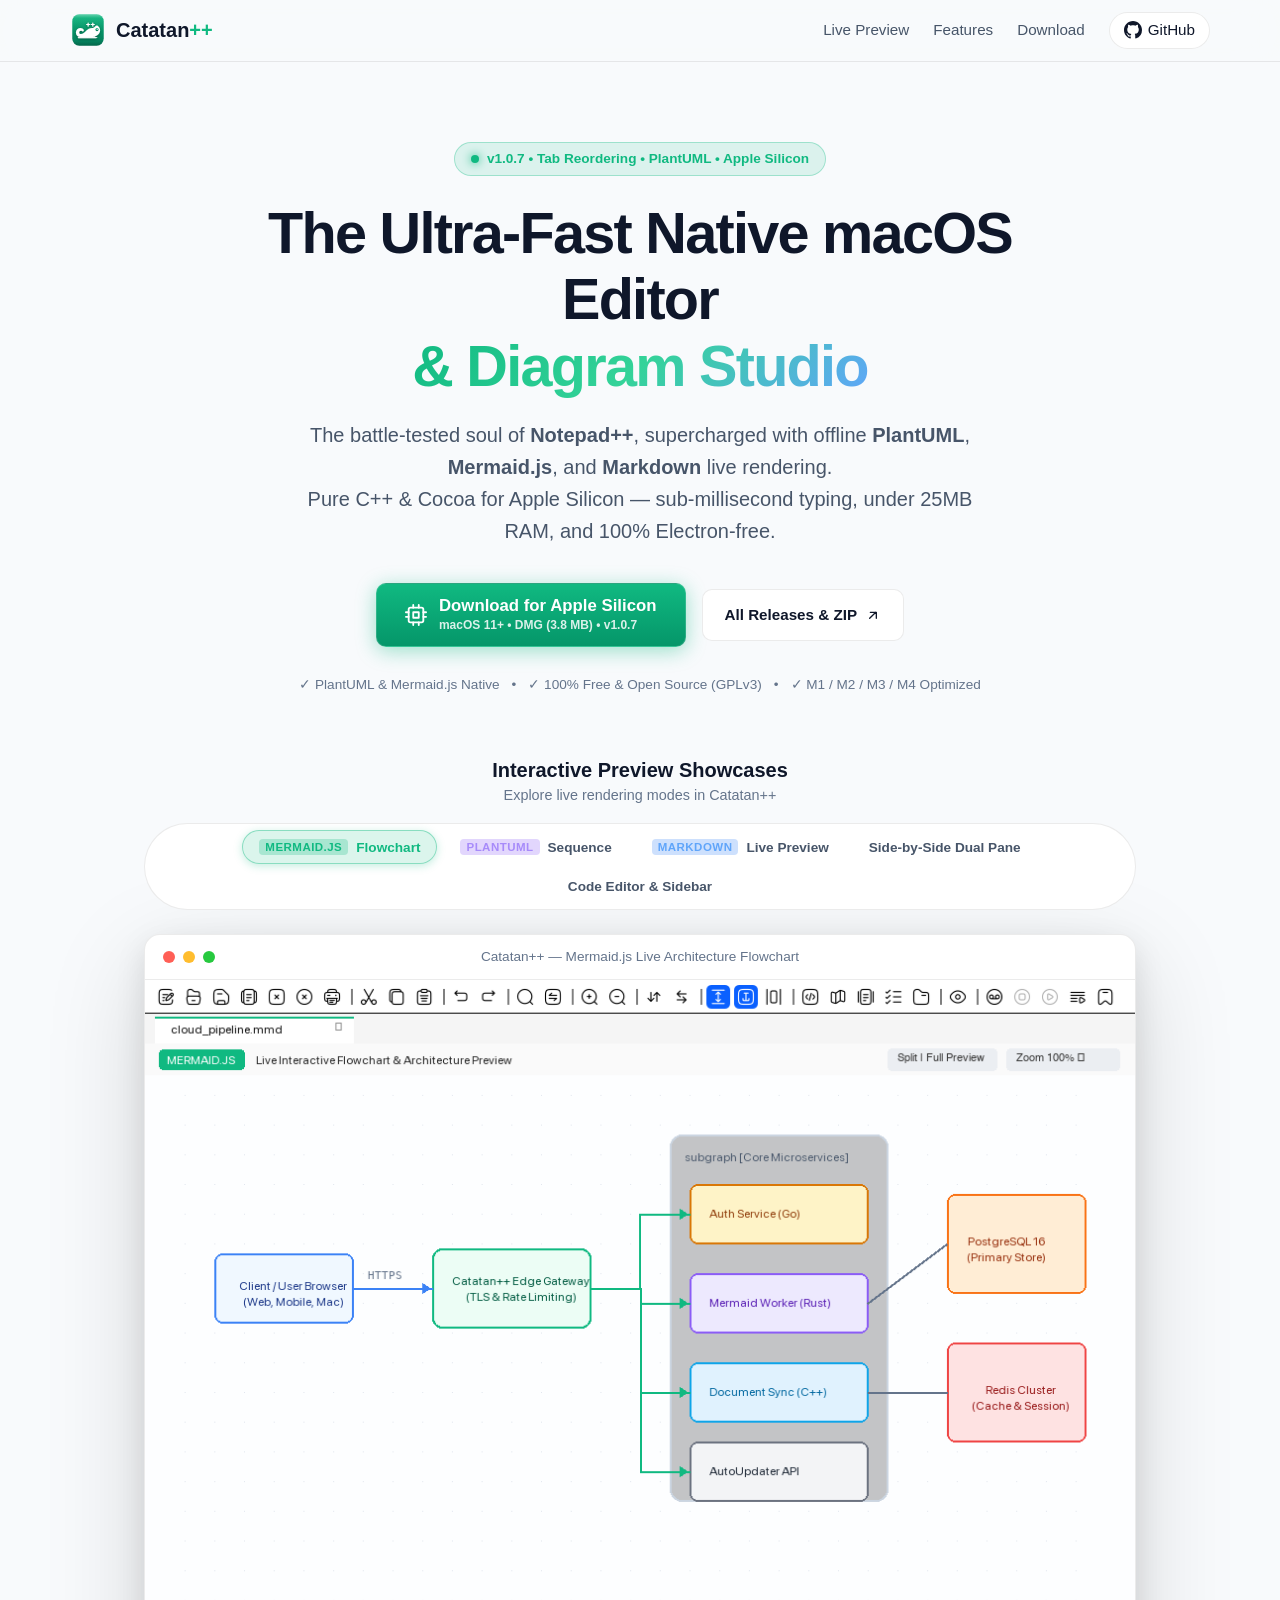
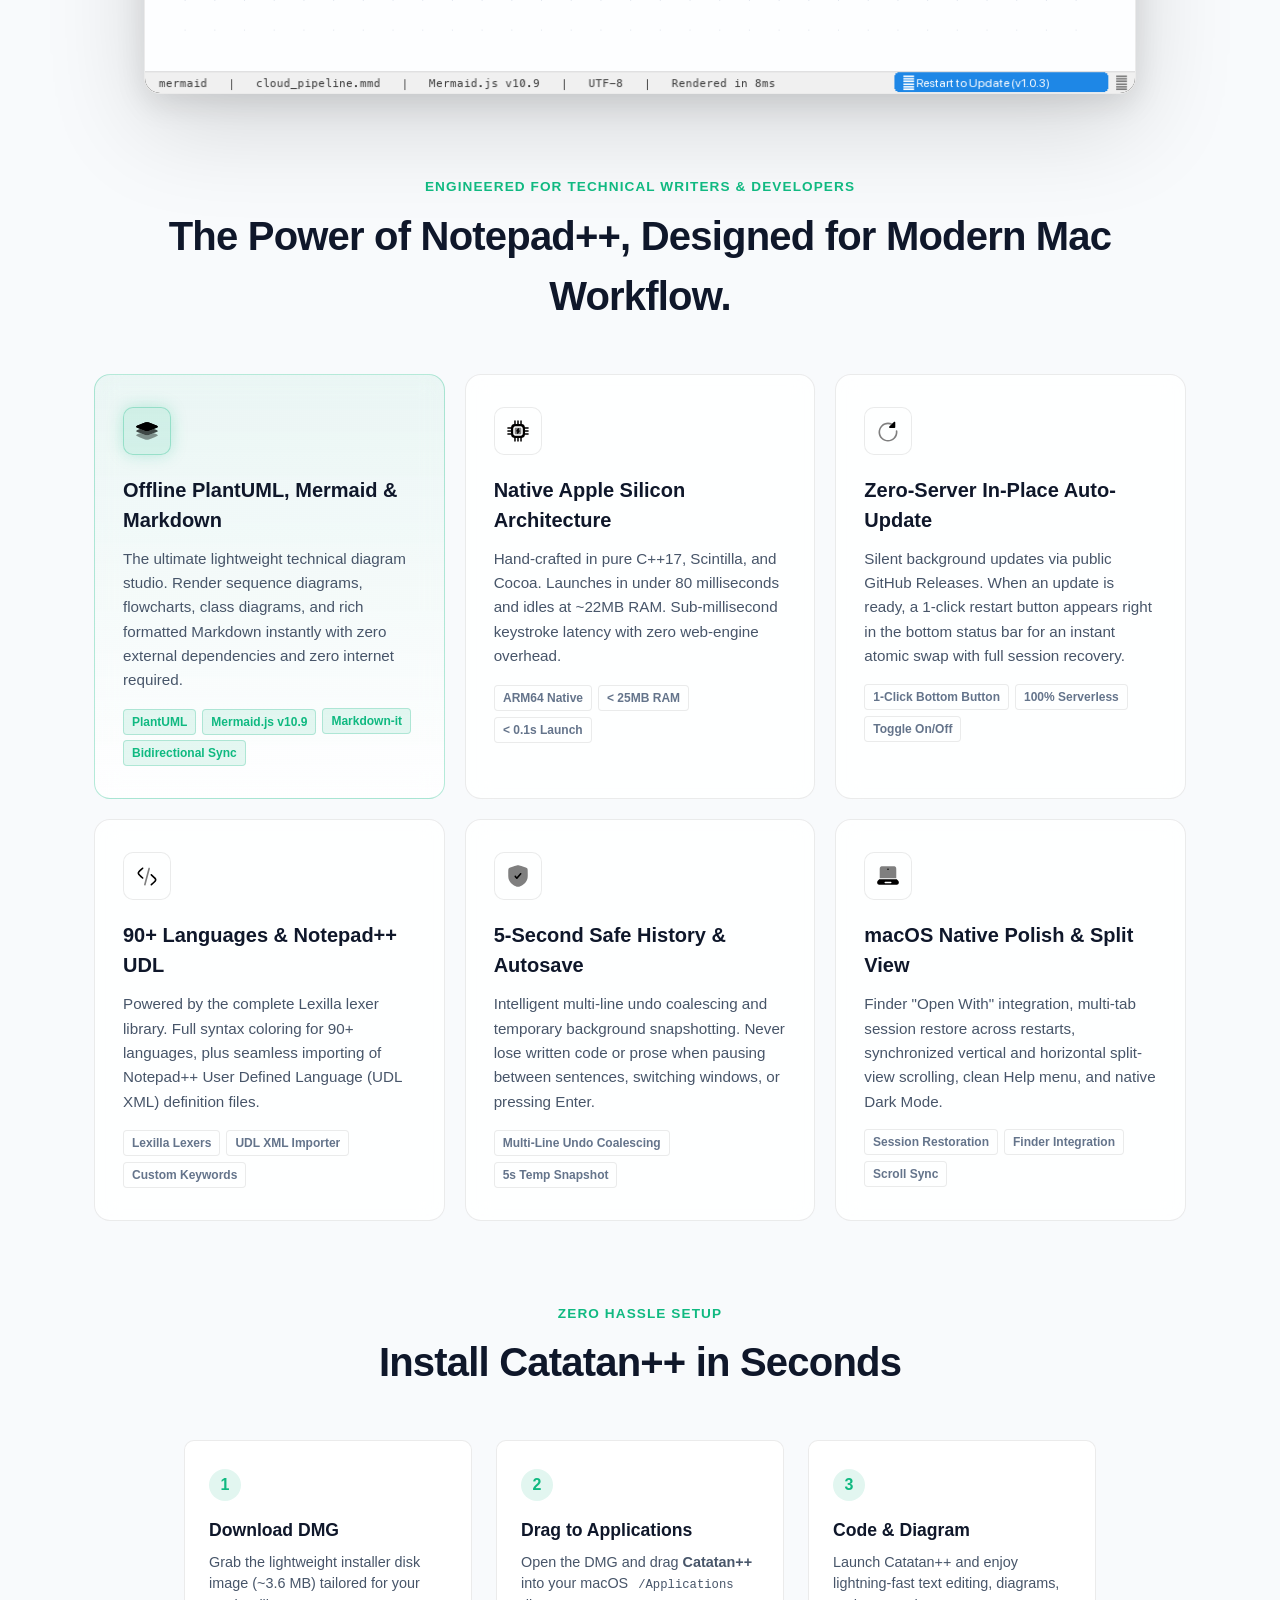
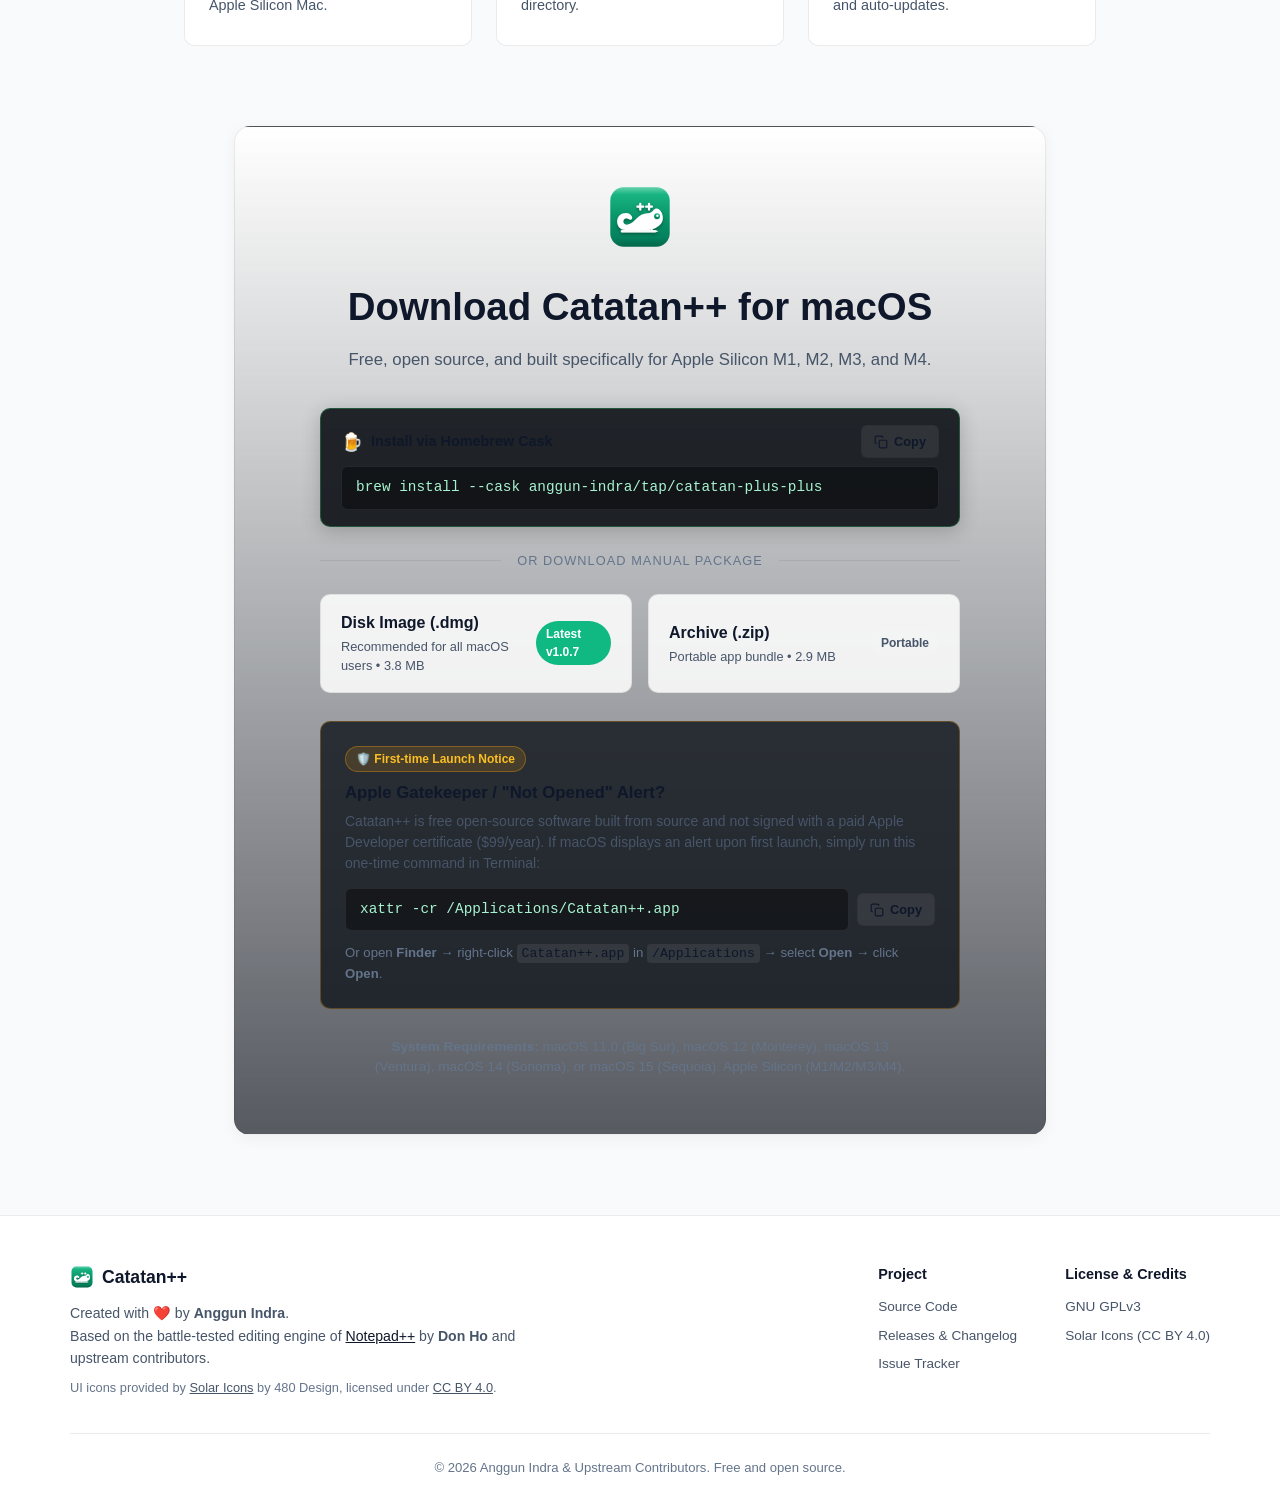
<file: docs/index.html>
<!DOCTYPE html>
<html lang="en">
<head>
  <meta charset="UTF-8">
  <meta name="viewport" content="width=device-width, initial-scale=1.0">
  <title>Catatan++ — Ultra-Fast Native macOS Editor & Diagram Studio (PlantUML, Mermaid, Markdown)</title>
  <meta name="description" content="Ultra-fast Notepad++ port for Apple Silicon with built-in offline PlantUML, Mermaid.js, and Markdown live preview. Sub-millisecond typing, zero Electron bloat, and 1-click in-place updates.">
  <meta property="og:title" content="Catatan++ — Native macOS Editor & Diagram Studio">
  <meta property="og:description" content="PlantUML, Mermaid.js & Markdown Live Preview powered by pure C++ & Cocoa for Apple Silicon. Zero Electron, under 25MB RAM.">
  <meta property="og:type" content="website">
  <meta property="og:url" content="https://anggun-indra.github.io/catatan-plus-plus/">
  <meta property="og:image" content="https://anggun-indra.github.io/catatan-plus-plus/assets/shot-mermaid.png">
  <link rel="icon" type="image/svg+xml" href="assets/logo.svg">
  <link rel="stylesheet" href="style.css">
</head>
<body>
  <!-- Header / Navigation -->
  <header class="navbar">
    <div class="nav-container">
      <a href="#" class="brand">
        <img src="assets/logo.svg" alt="Catatan++ Logo" class="brand-logo" width="36" height="36">
        <span class="brand-text">Catatan<span class="accent-plus">++</span></span>
      </a>
      <nav class="nav-links">
        <a href="#showcase">Live Preview</a>
        <a href="#features">Features</a>
        <a href="#download">Download</a>
        <a href="https://github.com/anggun-indra/catatan-plus-plus" target="_blank" rel="noopener noreferrer" class="github-link">
          <svg class="gh-icon" viewBox="0 0 16 16" width="18" height="18" fill="currentColor" aria-hidden="true">
            <path d="M8 0C3.58 0 0 3.58 0 8c0 3.54 2.29 6.53 5.47 7.59.4.07.55-.17.55-.38 0-.19-.01-.82-.01-1.49-2.01.37-2.53-.49-2.69-.94-.09-.23-.48-.94-.82-1.13-.28-.15-.68-.52-.01-.53.63-.01 1.08.58 1.23.82.72 1.21 1.87.87 2.33.66.07-.52.28-.87.51-1.07-1.78-.2-3.64-.89-3.64-3.95 0-.87.31-1.59.82-2.15-.08-.2-.36-1.02.08-2.12 0 0 .67-.21 2.2.82.64-.18 1.32-.27 2-.27.68 0 1.36.09 2 .27 1.53-1.04 2.2-.82 2.2-.82.44 1.1.16 1.92.08 2.12.51.56.82 1.27.82 2.15 0 3.07-1.87 3.75-3.65 3.95.29.25.54.73.54 1.48 0 1.07-.01 1.93-.01 2.2 0 .21.15.46.55.38A8.013 8.013 0 0016 8c0-4.42-3.58-8-8-8z"/>
          </svg>
          <span>GitHub</span>
        </a>
      </nav>
    </div>
  </header>

  <!-- Hero Section -->
  <main>
    <section class="hero-section">
      <div class="hero-badge" id="releaseBadge">
        <span class="badge-dot"></span>
        <span id="versionText">v1.0.7 • Tab Reordering • PlantUML • Apple Silicon</span>
      </div>
      <h1 class="hero-title">
        The Ultra-Fast Native macOS Editor<br>
        <span class="gradient-text">&amp; Diagram Studio</span>
      </h1>
      <p class="hero-subtitle">
        The battle-tested soul of <strong>Notepad++</strong>, supercharged with offline <strong>PlantUML</strong>, <strong>Mermaid.js</strong>, and <strong>Markdown</strong> live rendering.<br class="hide-mobile">
        Pure C++ &amp; Cocoa for Apple Silicon — sub-millisecond typing, under 25MB RAM, and 100% Electron-free.
      </p>

      <div class="cta-group">
        <a href="https://github.com/anggun-indra/catatan-plus-plus/releases/latest" id="primaryDownloadBtn" class="btn-primary">
          <svg class="apple-chip-icon" viewBox="0 0 24 24" width="22" height="22" fill="none" stroke="currentColor" stroke-width="2" stroke-linecap="round" stroke-linejoin="round">
            <rect x="4" y="4" width="16" height="16" rx="2"/>
            <rect x="9" y="9" width="6" height="6"/>
            <path d="M9 1v3M15 1v3M9 20v3M15 20v3M20 9h3M20 14h3M1 9h3M1 14h3"/>
          </svg>
          <div class="btn-text-wrap">
            <span class="btn-main-label">Download for Apple Silicon</span>
            <span class="btn-sub-label" id="dmgSubLabel">macOS 11+ • DMG (3.8 MB) • v1.0.7</span>
          </div>
        </a>
        <a href="https://github.com/anggun-indra/catatan-plus-plus/releases" class="btn-secondary">
          <span>All Releases &amp; ZIP</span>
          <svg viewBox="0 0 24 24" width="16" height="16" fill="none" stroke="currentColor" stroke-width="2" stroke-linecap="round" stroke-linejoin="round">
            <path d="M7 17l9.2-9.2M17 17V8H8"/>
          </svg>
        </a>
      </div>

      <div class="hero-meta">
        <span>✓ PlantUML &amp; Mermaid.js Native</span>
        <span>•</span>
        <span>✓ 100% Free &amp; Open Source (GPLv3)</span>
        <span>•</span>
        <span>✓ M1 / M2 / M3 / M4 Optimized</span>
      </div>
    </section>

    <!-- Showcase Window Section (5 Screenshots, Diagramming First!) -->
    <section class="showcase-section" id="showcase">
      <div class="showcase-header">
        <div class="showcase-nav-title">
          <h3>Interactive Preview Showcases</h3>
          <p>Explore live rendering modes in Catatan++</p>
        </div>
        <div class="showcase-tabs">
          <button class="tab-btn active" data-target="shot-mermaid.png" data-title="Catatan++ — Mermaid.js Live Architecture Flowchart">
            <span class="tab-pill pill-mermaid">Mermaid.js</span> Flowchart
          </button>
          <button class="tab-btn" data-target="shot-plantuml.png" data-title="Catatan++ — PlantUML Protocol Sequence Diagram">
            <span class="tab-pill pill-plantuml">PlantUML</span> Sequence
          </button>
          <button class="tab-btn" data-target="shot-markdown.png" data-title="Catatan++ — Rich Markdown Preview with Tables & Syntax">
            <span class="tab-pill pill-markdown">Markdown</span> Live Preview
          </button>
          <button class="tab-btn" data-target="shot-split.png" data-title="Catatan++ — Side-by-Side Dual Pane Editor & Live Preview">
            Side-by-Side Dual Pane
          </button>
          <button class="tab-btn" data-target="shot-editor.png" data-title="Catatan++ — Scintilla C++ Code Editor & Function List Sidebar">
            Code Editor &amp; Sidebar
          </button>
        </div>
      </div>

      <div class="window-mockup">
        <div class="window-titlebar">
          <div class="window-traffic-lights">
            <span class="light red"></span>
            <span class="light yellow"></span>
            <span class="light green"></span>
          </div>
          <div class="window-title" id="windowTitleText">Catatan++ — Mermaid.js Live Architecture Flowchart</div>
          <div class="window-spacer"></div>
        </div>
        <div class="window-viewport">
          <img id="showcaseImg" src="assets/shot-mermaid.png" alt="Catatan++ Live Preview" class="showcase-image" loading="eager">
        </div>
      </div>
    </section>

    <!-- Features Section (Bento Grid with Solar Icons) -->
    <section class="features-section" id="features">
      <div class="section-heading">
        <span class="section-tag">Engineered for Technical Writers &amp; Developers</span>
        <h2 class="section-title">The Power of Notepad++, Designed for Modern Mac Workflow.</h2>
      </div>

      <div class="bento-grid">
        <!-- Feature 1: Live Diagram & Preview (KILLER FEATURE) -->
        <div class="bento-card card-highlight">
          <div class="solar-icon-wrap accent-emerald">
            <img src="assets/icons/layers.svg" alt="Diagram Studio" class="solar-icon" width="28" height="28">
          </div>
          <h3>Offline PlantUML, Mermaid &amp; Markdown</h3>
          <p>The ultimate lightweight technical diagram studio. Render sequence diagrams, flowcharts, class diagrams, and rich formatted Markdown instantly with zero external dependencies and zero internet required.</p>
          <div class="feature-tags">
            <span class="feature-tag">PlantUML</span>
            <span class="feature-tag">Mermaid.js v10.9</span>
            <span class="feature-tag">Markdown-it</span>
            <span class="feature-tag">Bidirectional Sync</span>
          </div>
        </div>

        <!-- Feature 2: Apple Silicon Speed -->
        <div class="bento-card">
          <div class="solar-icon-wrap">
            <img src="assets/icons/cpu-bolt.svg" alt="Apple Silicon Speed" class="solar-icon" width="28" height="28">
          </div>
          <h3>Native Apple Silicon Architecture</h3>
          <p>Hand-crafted in pure C++17, Scintilla, and Cocoa. Launches in under 80 milliseconds and idles at ~22MB RAM. Sub-millisecond keystroke latency with zero web-engine overhead.</p>
          <div class="feature-tags">
            <span class="feature-tag">ARM64 Native</span>
            <span class="feature-tag">&lt; 25MB RAM</span>
            <span class="feature-tag">&lt; 0.1s Launch</span>
          </div>
        </div>

        <!-- Feature 3: In-Place Auto-Update -->
        <div class="bento-card">
          <div class="solar-icon-wrap">
            <img src="assets/icons/restart.svg" alt="Auto-Updater" class="solar-icon" width="28" height="28">
          </div>
          <h3>Zero-Server In-Place Auto-Update</h3>
          <p>Silent background updates via public GitHub Releases. When an update is ready, a 1-click restart button appears right in the bottom status bar for an instant atomic swap with full session recovery.</p>
          <div class="feature-tags">
            <span class="feature-tag">1-Click Bottom Button</span>
            <span class="feature-tag">100% Serverless</span>
            <span class="feature-tag">Toggle On/Off</span>
          </div>
        </div>

        <!-- Feature 4: 90+ Languages & UDL -->
        <div class="bento-card">
          <div class="solar-icon-wrap">
            <img src="assets/icons/code.svg" alt="Languages and Lexilla" class="solar-icon" width="28" height="28">
          </div>
          <h3>90+ Languages &amp; Notepad++ UDL</h3>
          <p>Powered by the complete Lexilla lexer library. Full syntax coloring for 90+ languages, plus seamless importing of Notepad++ User Defined Language (UDL XML) definition files.</p>
          <div class="feature-tags">
            <span class="feature-tag">Lexilla Lexers</span>
            <span class="feature-tag">UDL XML Importer</span>
            <span class="feature-tag">Custom Keywords</span>
          </div>
        </div>

        <!-- Feature 5: Safe History & Autosave -->
        <div class="bento-card">
          <div class="solar-icon-wrap">
            <img src="assets/icons/shield-check.svg" alt="Safe History" class="solar-icon" width="28" height="28">
          </div>
          <h3>5-Second Safe History &amp; Autosave</h3>
          <p>Intelligent multi-line undo coalescing and temporary background snapshotting. Never lose written code or prose when pausing between sentences, switching windows, or pressing Enter.</p>
          <div class="feature-tags">
            <span class="feature-tag">Multi-Line Undo Coalescing</span>
            <span class="feature-tag">5s Temp Snapshot</span>
          </div>
        </div>

        <!-- Feature 6: macOS Native Polish -->
        <div class="bento-card">
          <div class="solar-icon-wrap">
            <img src="assets/icons/laptop.svg" alt="macOS Polish" class="solar-icon" width="28" height="28">
          </div>
          <h3>macOS Native Polish &amp; Split View</h3>
          <p>Finder "Open With" integration, multi-tab session restore across restarts, synchronized vertical and horizontal split-view scrolling, clean Help menu, and native Dark Mode.</p>
          <div class="feature-tags">
            <span class="feature-tag">Session Restoration</span>
            <span class="feature-tag">Finder Integration</span>
            <span class="feature-tag">Scroll Sync</span>
          </div>
        </div>
      </div>
    </section>

    <!-- Quick Install Guide -->
    <section class="install-section">
      <div class="section-heading">
        <span class="section-tag">Zero Hassle Setup</span>
        <h2 class="section-title">Install Catatan++ in Seconds</h2>
      </div>
      <div class="steps-grid">
        <div class="step-card">
          <span class="step-num">1</span>
          <h4>Download DMG</h4>
          <p>Grab the lightweight installer disk image (~3.6 MB) tailored for your Apple Silicon Mac.</p>
        </div>
        <div class="step-card">
          <span class="step-num">2</span>
          <h4>Drag to Applications</h4>
          <p>Open the DMG and drag <strong>Catatan++</strong> into your macOS <code>/Applications</code> directory.</p>
        </div>
        <div class="step-card">
          <span class="step-num">3</span>
          <h4>Code &amp; Diagram</h4>
          <p>Launch Catatan++ and enjoy lightning-fast text editing, diagrams, and auto-updates.</p>
        </div>
      </div>
    </section>

    <!-- Download Matrix Section -->
    <section class="download-section" id="download">
      <div class="download-card">
        <img src="assets/logo.svg" alt="Catatan++ Mascot" class="download-mascot" width="68" height="68">
        <h2>Download Catatan++ for macOS</h2>
        <p>Free, open source, and built specifically for Apple Silicon M1, M2, M3, and M4.</p>

        <!-- Homebrew Installation Option -->
        <div class="brew-install-box">
          <div class="brew-header">
            <span class="brew-label">
              <span class="brew-icon">🍺</span>
              <span>Install via Homebrew Cask</span>
            </span>
            <button class="copy-cmd-btn" id="copyBrewBtn" aria-label="Copy brew command">
              <svg width="14" height="14" viewBox="0 0 24 24" fill="none" stroke="currentColor" stroke-width="2"><rect x="9" y="9" width="13" height="13" rx="2" ry="2"></rect><path d="M5 15H4a2 2 0 0 1-2-2V4a2 2 0 0 1 2-2h9a2 2 0 0 1 2 2v1"></path></svg>
              <span>Copy</span>
            </button>
          </div>
          <code class="brew-code">brew install --cask anggun-indra/tap/catatan-plus-plus</code>
        </div>
        
        <div class="download-divider">
          <span>or download manual package</span>
        </div>

        <div class="download-options">
          <a href="https://github.com/anggun-indra/catatan-plus-plus/releases/latest" id="matrixDmgBtn" class="download-btn-card">
            <div class="btn-card-left">
              <span class="btn-card-title">Disk Image (.dmg)</span>
              <span class="btn-card-desc">Recommended for all macOS users • 3.8 MB</span>
            </div>
            <span class="btn-badge">Latest v1.0.7</span>
          </a>

          <a href="https://github.com/anggun-indra/catatan-plus-plus/releases/latest" id="matrixZipBtn" class="download-btn-card secondary">
            <div class="btn-card-left">
              <span class="btn-card-title">Archive (.zip)</span>
              <span class="btn-card-desc">Portable app bundle • 2.9 MB</span>
            </div>
            <span class="btn-badge secondary">Portable</span>
          </a>
        </div>

        <!-- macOS Gatekeeper Notice -->
        <div class="gatekeeper-card">
          <div class="gatekeeper-header">
            <div class="gatekeeper-badge">🛡️ First-time Launch Notice</div>
            <h4>Apple Gatekeeper / "Not Opened" Alert?</h4>
            <p>Catatan++ is free open-source software built from source and not signed with a paid Apple Developer certificate ($99/year). If macOS displays an alert upon first launch, simply run this one-time command in Terminal:</p>
          </div>
          <div class="gatekeeper-cmd-wrap">
            <code class="gatekeeper-code">xattr -cr /Applications/Catatan++.app</code>
            <button class="copy-cmd-btn" id="copyXattrBtn" aria-label="Copy xattr command">
              <svg width="14" height="14" viewBox="0 0 24 24" fill="none" stroke="currentColor" stroke-width="2"><rect x="9" y="9" width="13" height="13" rx="2" ry="2"></rect><path d="M5 15H4a2 2 0 0 1-2-2V4a2 2 0 0 1 2-2h9a2 2 0 0 1 2 2v1"></path></svg>
              <span>Copy</span>
            </button>
          </div>
          <div class="gatekeeper-alt">
            <span>Or open <strong>Finder</strong> &rarr; right-click <code>Catatan++.app</code> in <code>/Applications</code> &rarr; select <strong>Open</strong> &rarr; click <strong>Open</strong>.</span>
          </div>
        </div>

        <div class="download-system-req">
          <strong>System Requirements:</strong> macOS 11.0 (Big Sur), macOS 12 (Monterey), macOS 13 (Ventura), macOS 14 (Sonoma), or macOS 15 (Sequoia). Apple Silicon (M1/M2/M3/M4).
        </div>
      </div>
    </section>
  </main>

  <!-- Footer -->
  <footer class="footer">
    <div class="footer-container">
      <div class="footer-left">
        <div class="footer-brand">
          <img src="assets/logo.svg" alt="Catatan++" width="24" height="24">
          <span>Catatan++</span>
        </div>
        <p class="footer-credits">
          Created with ❤️ by <strong>Anggun Indra</strong>.<br>
          Based on the battle-tested editing engine of <a href="https://notepad-plus-plus.org/" target="_blank" rel="noopener">Notepad++</a> by <strong>Don Ho</strong> and upstream contributors.
        </p>
        <p class="footer-solar-credit">
          UI icons provided by <a href="https://solar-icons.dev" target="_blank" rel="noopener">Solar Icons</a> by 480 Design, licensed under <a href="https://creativecommons.org/licenses/by/4.0/" target="_blank" rel="noopener">CC BY 4.0</a>.
        </p>
      </div>
      <div class="footer-right">
        <div class="footer-col">
          <h5>Project</h5>
          <a href="https://github.com/anggun-indra/catatan-plus-plus" target="_blank" rel="noopener">Source Code</a>
          <a href="https://github.com/anggun-indra/catatan-plus-plus/releases" target="_blank" rel="noopener">Releases &amp; Changelog</a>
          <a href="https://github.com/anggun-indra/catatan-plus-plus/issues" target="_blank" rel="noopener">Issue Tracker</a>
        </div>
        <div class="footer-col">
          <h5>License &amp; Credits</h5>
          <a href="https://github.com/anggun-indra/catatan-plus-plus/blob/main/LICENSE" target="_blank" rel="noopener">GNU GPLv3</a>
          <a href="https://solar-icons.dev" target="_blank" rel="noopener">Solar Icons (CC BY 4.0)</a>
        </div>
      </div>
    </div>
    <div class="footer-bottom">
      <p>© 2026 Anggun Indra &amp; Upstream Contributors. Free and open source.</p>
    </div>
  </footer>

  <script src="script.js"></script>
</body>
</html>
</file>
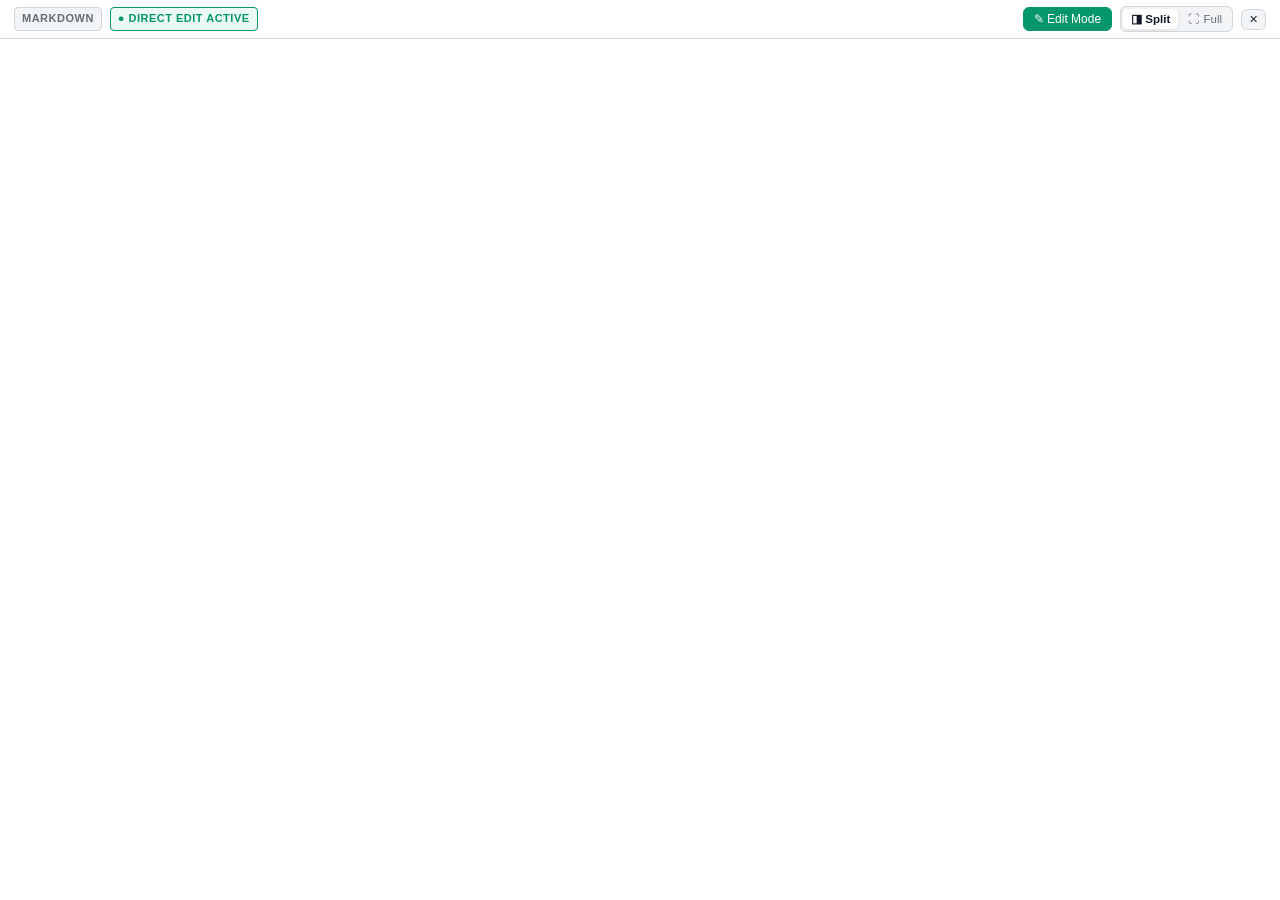
<file: macport/resources/preview/preview.html>
<!DOCTYPE html>
<html lang="en">
<head>
  <meta charset="UTF-8">
  <meta name="viewport" content="width=device-width, initial-scale=1.0">
  <title>Catatan++ Previewer</title>
  <script src="marked.min.js"></script>
  <script src="mermaid.min.js"></script>
  <script src="turndown.js"></script>
  <style>
    :root {
      --bg: #ffffff;
      --fg: #1f2328;
      --border: #d0d7de;
      --code-bg: #f6f8fa;
      --accent: #059669;
      --accent-hover: #047857;
      --link: #0969da;
      --blockquote: #656d76;
      --bar-bg: rgba(255, 255, 255, 0.88);
      --btn-bg: #f3f4f6;
      --btn-hover: #e5e7eb;
      --seg-active-bg: #ffffff;
      --seg-active-fg: #111827;
      --shadow: 0 4px 12px rgba(0, 0, 0, 0.08);
    }
    @media (prefers-color-scheme: dark) {
      :root {
        --bg: #1e1e1e;
        --fg: #e6edf3;
        --border: #30363d;
        --code-bg: #161b22;
        --accent: #10b981;
        --accent-hover: #34d399;
        --link: #58a6ff;
        --blockquote: #8b949e;
        --bar-bg: rgba(30, 30, 30, 0.88);
        --btn-bg: #2d333b;
        --btn-hover: #373e47;
        --seg-active-bg: #444c56;
        --seg-active-fg: #f0f6fc;
        --shadow: 0 4px 12px rgba(0, 0, 0, 0.35);
      }
    }
    * {
      box-sizing: border-box;
    }
    html, body {
      width: 100%;
      height: 100%;
      margin: 0;
      padding: 0;
    }
    body {
      font-family: -apple-system, BlinkMacSystemFont, "Segoe UI", "Noto Sans", Helvetica, Arial, sans-serif;
      font-size: 14px;
      line-height: 1.6;
      color: var(--fg);
      background-color: var(--bg);
      word-wrap: break-word;
      transition: background-color 0.2s, color 0.2s;
      overflow-x: hidden;
      overflow-y: auto;
    }

    /* Floating Top Navigation Toolbar */
    .top-bar {
      position: sticky;
      top: 0;
      left: 0;
      right: 0;
      z-index: 100;
      display: flex;
      align-items: center;
      justify-content: space-between;
      padding: 6px 14px;
      background: var(--bar-bg);
      backdrop-filter: blur(16px);
      -webkit-backdrop-filter: blur(16px);
      border-bottom: 1px solid var(--border);
      gap: 10px;
      user-select: none;
    }
    .bar-group-left {
      display: flex;
      align-items: center;
      gap: 8px;
    }
    .bar-group-right {
      display: flex;
      align-items: center;
      gap: 8px;
    }
    .badge {
      display: inline-flex;
      align-items: center;
      font-size: 11px;
      font-weight: 600;
      text-transform: uppercase;
      letter-spacing: 0.5px;
      padding: 2px 7px;
      border-radius: 4px;
      background: var(--btn-bg);
      border: 1px solid var(--border);
      color: var(--blockquote);
    }
    .badge-edit {
      color: var(--accent);
      border-color: var(--accent);
      background: rgba(16, 185, 129, 0.08);
      cursor: pointer;
    }

    .btn {
      appearance: none;
      border: 1px solid var(--border);
      background: var(--btn-bg);
      color: var(--fg);
      padding: 4px 10px;
      border-radius: 6px;
      font-size: 12px;
      font-weight: 500;
      cursor: pointer;
      display: inline-flex;
      align-items: center;
      gap: 5px;
      transition: all 0.15s ease;
      white-space: nowrap;
    }
    .btn:hover {
      background: var(--btn-hover);
    }
    .btn:active {
      transform: scale(0.97);
    }
    .btn.active {
      background: var(--accent);
      color: #ffffff;
      border-color: var(--accent);
    }

    /* Segmented Control (VS Code style view switch) */
    .segmented-control {
      display: inline-flex;
      align-items: center;
      background: var(--btn-bg);
      border: 1px solid var(--border);
      border-radius: 6px;
      padding: 2px;
      gap: 2px;
    }
    .seg-btn {
      border: none;
      background: transparent;
      color: var(--blockquote);
      padding: 3px 8px;
      border-radius: 4px;
      font-size: 11.5px;
      font-weight: 500;
      cursor: pointer;
      display: inline-flex;
      align-items: center;
      gap: 4px;
      transition: all 0.15s ease;
    }
    .seg-btn:hover {
      color: var(--fg);
    }
    .seg-btn.active {
      background: var(--seg-active-bg);
      color: var(--seg-active-fg);
      font-weight: 600;
      box-shadow: 0 1px 3px rgba(0,0,0,0.1);
    }

    .btn-close {
      padding: 4px 7px;
      font-size: 11px;
      line-height: 1;
      border-radius: 6px;
    }

    /* Document Container */
    #content-wrapper {
      padding: 20px 24px 80px 24px;
      width: 100%;
      min-height: calc(100% - 44px);
      box-sizing: border-box;
      max-width: 980px;
      margin: 0 auto;
    }

    #content {
      min-height: 200px;
      outline: none;
    }
    #content[contenteditable="true"] {
      cursor: text;
      border-radius: 6px;
      transition: outline 0.15s ease;
    }
    #content[contenteditable="true"]:focus {
      outline: 2px solid rgba(16, 185, 129, 0.35);
      outline-offset: 4px;
    }

    h1, h2, h3, h4, h5, h6 {
      margin-top: 24px;
      margin-bottom: 16px;
      font-weight: 600;
      line-height: 1.25;
      border-bottom: 1px solid var(--border);
      padding-bottom: 0.3em;
    }
    h1 { font-size: 2em; }
    h2 { font-size: 1.5em; }
    h3 { font-size: 1.25em; }
    p, ul, ol, dl, table, pre { margin-top: 0; margin-bottom: 16px; }
    a { color: var(--link); text-decoration: none; }
    a:hover { text-decoration: underline; }
    code {
      padding: 0.2em 0.4em;
      margin: 0;
      font-size: 85%;
      background-color: var(--code-bg);
      border-radius: 6px;
      font-family: ui-monospace, SFMono-Regular, SF Mono, Menlo, Consolas, Liberation Mono, monospace;
    }
    pre {
      padding: 16px;
      overflow: auto;
      font-size: 85%;
      line-height: 1.45;
      background-color: var(--code-bg);
      border-radius: 6px;
      border: 1px solid var(--border);
    }
    pre code { padding: 0; background-color: transparent; }
    blockquote {
      padding: 0 1em;
      color: var(--blockquote);
      border-left: 0.25em solid var(--border);
      margin: 0 0 16px 0;
    }
    table {
      border-spacing: 0;
      border-collapse: collapse;
      margin-bottom: 16px;
      width: 100%;
      overflow: auto;
      display: block;
    }
    table th, table td {
      padding: 6px 13px;
      border: 1px solid var(--border);
    }
    table tr:nth-child(2n) {
      background-color: var(--code-bg);
    }
    hr {
      height: 0.25em;
      padding: 0;
      margin: 24px 0;
      background-color: var(--border);
      border: 0;
    }
    img { max-width: 100%; box-sizing: content-box; }

    .diagram-container {
      margin: 20px 0;
      padding: 16px;
      border: 1px solid var(--border);
      border-radius: 8px;
      background-color: var(--code-bg);
      display: flex;
      flex-direction: column;
      align-items: center;
      justify-content: center;
      min-height: 60px;
      user-select: none;
      -webkit-user-select: none;
    }
    .diagram-container svg {
      max-width: 100%;
      height: auto;
    }
    .diagram-error {
      color: #ef4444;
      font-family: monospace;
      font-size: 12px;
      white-space: pre-wrap;
      padding: 8px 12px;
      background: rgba(239, 68, 68, 0.1);
      border-radius: 4px;
      border: 1px solid rgba(239, 68, 68, 0.3);
      width: 100%;
      box-sizing: border-box;
    }
  </style>
</head>
<body>
  <div class="top-bar">
    <div class="bar-group-left">
      <span id="doc-type-badge" class="badge">Markdown</span>
      <span id="edit-badge" class="badge badge-edit" title="Click to toggle in-place editing">● Direct Edit Active</span>
    </div>
    <div class="bar-group-right">
      <button id="btn-toggle-edit" class="btn active" title="Toggle editing directly in the preview">✎ Edit Mode</button>
      <div class="segmented-control">
        <button id="btn-split" class="seg-btn active" title="Side by side split (Editor + Preview)">◨ Split</button>
        <button id="btn-full" class="seg-btn" title="Full window preview">⛶ Full</button>
      </div>
      <button id="btn-close" class="btn btn-close" title="Close Preview">✕</button>
    </div>
  </div>

  <div id="content-wrapper">
    <div id="content" contenteditable="true"></div>
  </div>

  <script>
    // State variables
    let currentDocType = 'markdown';
    let isEditModeActive = true;
    let isUserInputting = false;
    let lastRenderedText = '';
    let renderCounter = 0;
    let debounceTimer = null;

    // Initialize Mermaid
    const isDark = window.matchMedia && window.matchMedia('(prefers-color-scheme: dark)').matches;
    if (window.mermaid) {
      mermaid.initialize({
        startOnLoad: false,
        theme: isDark ? 'dark' : 'default',
        securityLevel: 'loose',
        flowchart: { useMaxWidth: true, htmlLabels: true },
        sequence: { useMaxWidth: true },
        themeVariables: isDark ? {
          darkMode: true,
          background: '#161b22',
          primaryColor: '#059669',
          primaryTextColor: '#ffffff',
          primaryBorderColor: '#10b981',
          lineColor: '#58a6ff'
        } : {
          primaryColor: '#e6fffa',
          primaryTextColor: '#022c22',
          primaryBorderColor: '#059669',
          lineColor: '#0969da'
        }
      });
    }

    // Configure Marked
    if (window.marked) {
      marked.setOptions({
        gfm: true,
        breaks: true,
        headerIds: true,
        mangle: false
      });
    }

    // Configure Turndown for HTML -> Markdown conversion
    let turndownService = null;
    if (window.TurndownService) {
      turndownService = new TurndownService({
        headingStyle: 'atx',
        codeBlockStyle: 'fenced',
        bulletListMarker: '-',
        emDelimiter: '*'
      });

      // Preserve diagram blocks with original code
      turndownService.addRule('diagramContainers', {
        filter: function(node) {
          return node.classList && node.classList.contains('diagram-container') && node.hasAttribute('data-code');
        },
        replacement: function(content, node) {
          const lang = node.getAttribute('data-lang') || 'mermaid';
          const code = node.getAttribute('data-code') || '';
          return '\n\n```' + lang + '\n' + code.trim() + '\n```\n\n';
        }
      });

      // Support GFM Markdown Tables
      turndownService.addRule('tables', {
        filter: 'table',
        replacement: function (content, node) {
          const rows = Array.from(node.querySelectorAll('tr'));
          if (rows.length === 0) return '';
          let out = '\n\n';
          let colCount = 0;
          rows.forEach((row, i) => {
            const cells = Array.from(row.querySelectorAll('th, td'));
            if (i === 0) colCount = cells.length;
            const line = '| ' + cells.map(c => c.textContent.trim().replace(/\|/g, '\\|')).join(' | ') + ' |';
            out += line + '\n';
            if (i === 0) {
              out += '| ' + Array(colCount).fill('---').join(' | ') + ' |\n';
            }
          });
          return out + '\n';
        }
      });

      // Support Checkboxes / Task lists
      turndownService.addRule('taskLists', {
        filter: function (node) {
          return node.type === 'checkbox' && node.parentNode && node.parentNode.nodeName === 'LI';
        },
        replacement: function (content, node) {
          return (node.checked ? '[x] ' : '[ ] ');
        }
      });
    }

    // Convert DOM in #content to clean Markdown
    function convertDomToMarkdown() {
      const contentEl = document.getElementById('content');
      if (!turndownService || !contentEl) return '';
      return turndownService.turndown(contentEl.innerHTML);
    }

    // Send updated content to Cocoa host
    function notifyCocoaContentChanged() {
      const md = convertDomToMarkdown();
      lastRenderedText = md;
      if (window.webkit && window.webkit.messageHandlers && window.webkit.messageHandlers.catatan) {
        window.webkit.messageHandlers.catatan.postMessage({
          type: 'contentChanged',
          markdown: md
        });
      }
    }

    // Setup input listener for live editing
    const contentEl = document.getElementById('content');
    contentEl.addEventListener('input', function() {
      if (!isEditModeActive) return;
      isUserInputting = true;
      if (debounceTimer) clearTimeout(debounceTimer);
      debounceTimer = setTimeout(() => {
        notifyCocoaContentChanged();
        isUserInputting = false;
      }, 160);
    });

    contentEl.addEventListener('blur', function() {
      if (isUserInputting) {
        if (debounceTimer) clearTimeout(debounceTimer);
        notifyCocoaContentChanged();
        isUserInputting = false;
      }
    });

    // PlantUML 64-bit encoding helper
    function encode64(data) {
      let r = "";
      for (let i = 0; i < data.length; i += 3) {
        if (i + 2 == data.length) {
          r += append3bytes(data.charCodeAt(i), data.charCodeAt(i + 1), 0);
        } else if (i + 1 == data.length) {
          r += append3bytes(data.charCodeAt(i), 0, 0);
        } else {
          r += append3bytes(data.charCodeAt(i), data.charCodeAt(i + 1), data.charCodeAt(i + 2));
        }
      }
      return r;
    }

    function append3bytes(b1, b2, b3) {
      const c1 = b1 >> 2;
      const c2 = ((b1 & 0x3) << 4) | (b2 >> 4);
      const c3 = ((b2 & 0xF) << 2) | (b3 >> 6);
      const c4 = b3 & 0x3F;
      return encode6bit(c1 & 0x3F) + encode6bit(c2 & 0x3F) + encode6bit(c3 & 0x3F) + encode6bit(c4 & 0x3F);
    }

    function encode6bit(b) {
      if (b < 10) return String.fromCharCode(48 + b);
      b -= 10;
      if (b < 26) return String.fromCharCode(65 + b);
      b -= 26;
      if (b < 26) return String.fromCharCode(97 + b);
      b -= 26;
      if (b == 0) return '-';
      if (b == 1) return '_';
      return '?';
    }

    // Convert PlantUML syntax to Mermaid for offline rendering
    function plantUmlToMermaid(text) {
      const clean = text.replace(/@startuml\s*/gi, '').replace(/@enduml\s*/gi, '').trim();
      const lines = clean.split('\n').map(l => l.trim()).filter(l => l && !l.startsWith("'"));
      
      const hasArrows = lines.some(l => l.includes('->') || l.includes('-->') || l.includes('->>') || l.includes('-->>'));
      const hasClass = lines.some(l => l.startsWith('class ') || l.startsWith('interface ') || l.includes('<|--'));
      const hasState = lines.some(l => l.includes('[*]') || l.startsWith('state '));

      if (hasState) {
        let out = ["stateDiagram-v2"];
        for (const l of lines) {
          if (l.includes('-->') || l.includes('->')) {
            out.push("  " + l.replace('-->', '-->').replace('->', '-->'));
          } else if (l.startsWith('state ')) {
            out.push("  " + l);
          }
        }
        return out.join('\n');
      }

      if (hasClass) {
        let out = ["classDiagram"];
        for (const l of lines) {
          if (l.includes('<|--') || l.includes('*--') || l.includes('o--')) {
            out.push("  " + l);
          } else if (l.startsWith('class ') || l.startsWith('interface ')) {
            out.push("  " + l);
          }
        }
        return out.join('\n');
      }

      if (hasArrows) {
        let out = ["sequenceDiagram"];
        for (const l of lines) {
          if (l.startsWith('autonumber')) {
            out.push("  autonumber");
          } else if (l.startsWith('participant ') || l.startsWith('actor ')) {
            out.push("  " + l);
          } else if (l.includes('->') || l.includes('-->')) {
            let m = l.replace('-->', '-->>').replace('->', '->>');
            out.push("  " + m);
          } else if (l.startsWith('note ') || l.startsWith('alt ') || l.startsWith('else') || l.startsWith('end') || l.startsWith('loop ') || l.startsWith('opt ')) {
            out.push("  " + l);
          }
        }
        return out.join('\n');
      }

      let out = ["flowchart TD"];
      for (const l of lines) {
        if (l.includes('-->') || l.includes('->')) {
          out.push("  " + l.replace('-->', '-->').replace('->', '-->'));
        }
      }
      return out.join('\n');
    }

    // Toggle direct editing mode
    function setEditMode(enable) {
      isEditModeActive = enable;
      const content = document.getElementById('content');
      const badge = document.getElementById('edit-badge');
      const btn = document.getElementById('btn-toggle-edit');
      
      content.setAttribute('contenteditable', enable ? 'true' : 'false');
      if (enable) {
        badge.textContent = '● Direct Edit Active';
        badge.className = 'badge badge-edit';
        btn.className = 'btn active';
      } else {
        badge.textContent = '👁 View Only';
        badge.className = 'badge';
        btn.className = 'btn';
      }
    }

    // Set preview layout mode (called from UI or Cocoa)
    function setLayoutMode(mode) {
      const btnSplit = document.getElementById('btn-split');
      const btnFull = document.getElementById('btn-full');
      if (mode === 'full') {
        btnSplit.classList.remove('active');
        btnFull.classList.add('active');
      } else {
        btnFull.classList.remove('active');
        btnSplit.classList.add('active');
      }
      if (window.webkit && window.webkit.messageHandlers && window.webkit.messageHandlers.catatan) {
        window.webkit.messageHandlers.catatan.postMessage({
          type: 'setLayoutMode',
          mode: mode
        });
      }
    }
    window.setLayoutMode = setLayoutMode;

    // Button event listeners
    document.getElementById('btn-toggle-edit').addEventListener('click', () => {
      setEditMode(!isEditModeActive);
    });
    document.getElementById('edit-badge').addEventListener('click', () => {
      setEditMode(!isEditModeActive);
    });
    document.getElementById('btn-split').addEventListener('click', () => {
      setLayoutMode('split');
    });
    document.getElementById('btn-full').addEventListener('click', () => {
      setLayoutMode('full');
    });
    document.getElementById('btn-close').addEventListener('click', () => {
      if (window.webkit && window.webkit.messageHandlers && window.webkit.messageHandlers.catatan) {
        window.webkit.messageHandlers.catatan.postMessage({ type: 'closePreview' });
      }
    });

    // Main update entrypoint called by Cocoa host
    async function updateContent(rawText, docType) {
      const container = document.getElementById('content');
      const badge = document.getElementById('doc-type-badge');
      const editBtn = document.getElementById('btn-toggle-edit');
      const editBadge = document.getElementById('edit-badge');

      // If user is currently typing inside the editor, do not clobber their DOM
      if (isUserInputting || (document.activeElement === container || container.contains(document.activeElement))) {
        if (rawText === lastRenderedText) return;
      }

      lastRenderedText = rawText || '';
      currentDocType = (docType || '').toLowerCase();

      if (!rawText || rawText.trim() === '') {
        container.innerHTML = '<p style="color:var(--blockquote); font-style:italic;">Document is empty.</p>';
        badge.textContent = 'Empty';
        return;
      }

      // Mode 1: Standalone Mermaid (.mermaid, .mmd)
      if (currentDocType.includes('mermaid') || rawText.trim().startsWith('graph ') || rawText.trim().startsWith('flowchart ') || rawText.trim().startsWith('sequenceDiagram') || rawText.trim().startsWith('classDiagram') || rawText.trim().startsWith('stateDiagram') || rawText.trim().startsWith('erDiagram')) {
        badge.textContent = 'Mermaid';
        setEditMode(false);
        editBtn.style.display = 'none';
        editBadge.style.display = 'none';
        try {
          const id = 'mermaid-standalone-' + (++renderCounter);
          const { svg } = await mermaid.render(id, rawText.trim());
          container.innerHTML = '<div class="diagram-container" contenteditable="false">' + svg + '</div>';
        } catch (err) {
          container.innerHTML = '<div class="diagram-error" contenteditable="false">Mermaid Syntax Error:\n' + (err.message || err) + '</div><pre><code>' + escapeHtml(rawText) + '</code></pre>';
        }
        return;
      }

      // Mode 2: Standalone PlantUML (.puml, .plantuml, .iuml)
      if (currentDocType.includes('plantuml') || currentDocType.includes('puml') || rawText.includes('@startuml')) {
        badge.textContent = 'PlantUML';
        setEditMode(false);
        editBtn.style.display = 'none';
        editBadge.style.display = 'none';
        const cleanPuml = rawText.trim();
        const onlineImgUrl = 'https://www.plantuml.com/plantuml/svg/~1' + encode64(cleanPuml);
        const mermaidCode = plantUmlToMermaid(cleanPuml);
        
        let offlineSvg = '';
        try {
          const id = 'puml-offline-' + (++renderCounter);
          const res = await mermaid.render(id, mermaidCode);
          offlineSvg = res.svg;
        } catch (e) {
          offlineSvg = '<div class="diagram-error">PlantUML: ' + escapeHtml(cleanPuml) + '</div>';
        }

        container.innerHTML = `
          <div class="diagram-container" contenteditable="false">
            <img src="${onlineImgUrl}" onerror="this.style.display='none'; document.getElementById('puml-offline-view').style.display='block';" alt="PlantUML Diagram" style="max-width:100%;">
            <div id="puml-offline-view" style="display:none; width:100%;">
              ${offlineSvg}
            </div>
          </div>
        `;
        return;
      }

      // Mode 3: Markdown (.md, .markdown) - Supports direct editing!
      badge.textContent = 'Markdown';
      editBtn.style.display = 'inline-flex';
      editBadge.style.display = 'inline-flex';
      setEditMode(true);

      try {
        const rawHtml = marked.parse(rawText);
        container.innerHTML = rawHtml;

        // Process any embedded ```mermaid blocks
        const mermaidBlocks = container.querySelectorAll('pre code.language-mermaid');
        for (let i = 0; i < mermaidBlocks.length; i++) {
          const block = mermaidBlocks[i];
          const code = block.textContent;
          const pre = block.parentElement;
          const diagDiv = document.createElement('div');
          diagDiv.className = 'diagram-container';
          diagDiv.setAttribute('contenteditable', 'false');
          diagDiv.setAttribute('data-lang', 'mermaid');
          diagDiv.setAttribute('data-code', code);
          try {
            const id = 'mermaid-block-' + (++renderCounter) + '-' + i;
            const { svg } = await mermaid.render(id, code.trim());
            diagDiv.innerHTML = svg;
            pre.replaceWith(diagDiv);
          } catch (e) {
            diagDiv.innerHTML = '<div class="diagram-error">Mermaid Error: ' + (e.message || e) + '</div><pre><code>' + escapeHtml(code) + '</code></pre>';
            pre.replaceWith(diagDiv);
          }
        }

        // Process any embedded ```plantuml or @startuml blocks
        const pumlBlocks = container.querySelectorAll('pre code.language-plantuml, pre code.language-puml');
        for (let i = 0; i < pumlBlocks.length; i++) {
          const block = pumlBlocks[i];
          const code = block.textContent;
          const pre = block.parentElement;
          const diagDiv = document.createElement('div');
          diagDiv.className = 'diagram-container';
          diagDiv.setAttribute('contenteditable', 'false');
          diagDiv.setAttribute('data-lang', 'plantuml');
          diagDiv.setAttribute('data-code', code);
          
          const onlineImgUrl = 'https://www.plantuml.com/plantuml/svg/~1' + encode64(code.trim());
          const mermaidCode = plantUmlToMermaid(code.trim());
          let offlineSvg = '';
          try {
            const id = 'puml-block-' + (++renderCounter) + '-' + i;
            const res = await mermaid.render(id, mermaidCode);
            offlineSvg = res.svg;
          } catch(e) {
            offlineSvg = '<div class="diagram-error">PlantUML error: ' + escapeHtml(e.message || e) + '</div>';
          }

          diagDiv.innerHTML = `
            <img src="${onlineImgUrl}" onerror="this.style.display='none'; this.nextElementSibling.style.display='block';" alt="PlantUML Diagram" style="max-width:100%;">
            <div style="display:none; width:100%;">${offlineSvg}</div>
          `;
          pre.replaceWith(diagDiv);
        }
      } catch (err) {
        container.innerHTML = '<div class="diagram-error">Markdown Render Error: ' + (err.message || err) + '</div>';
      }
    }
    window.updateContent = updateContent;

    function escapeHtml(str) {
      return (str || '')
        .replace(/&/g, '&amp;')
        .replace(/</g, '&lt;')
        .replace(/>/g, '&gt;')
        .replace(/"/g, '&quot;')
        .replace(/'/g, '&#039;');
    }
  </script>
</body>
</html>
</file>
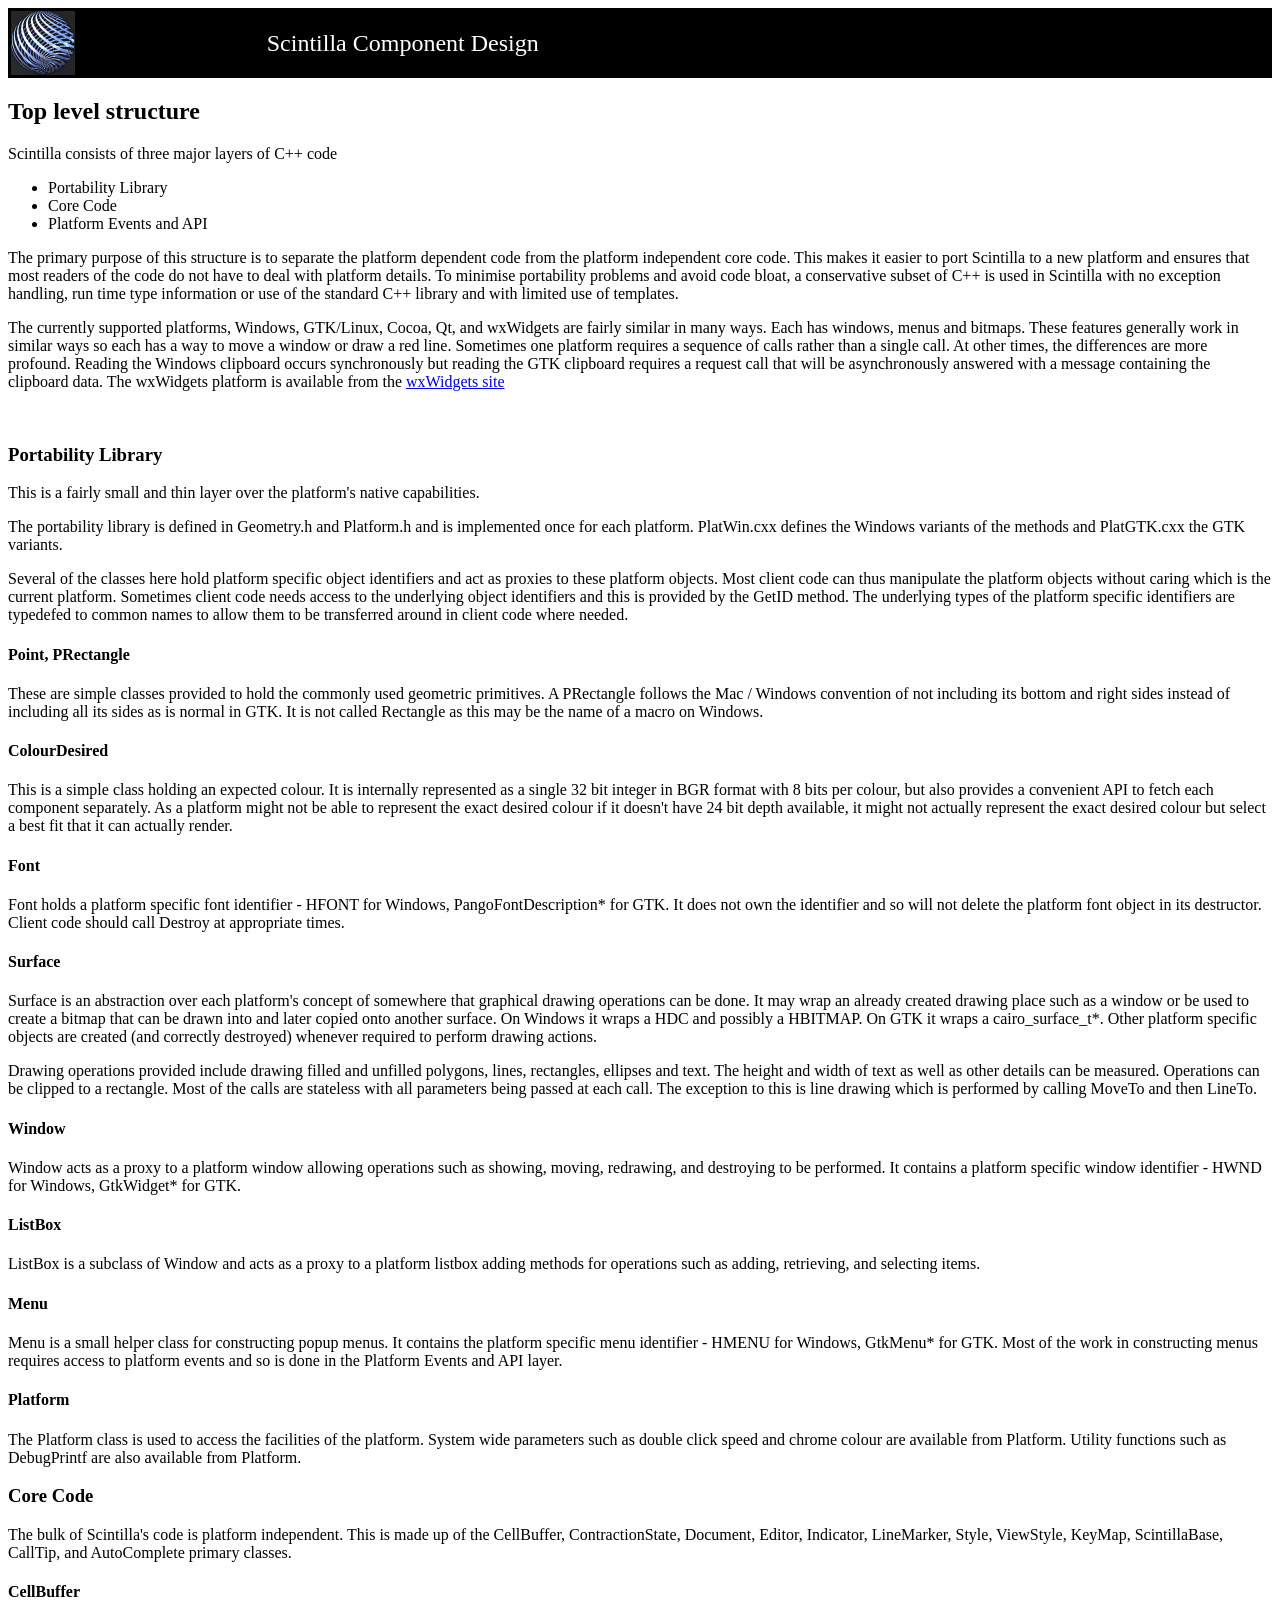
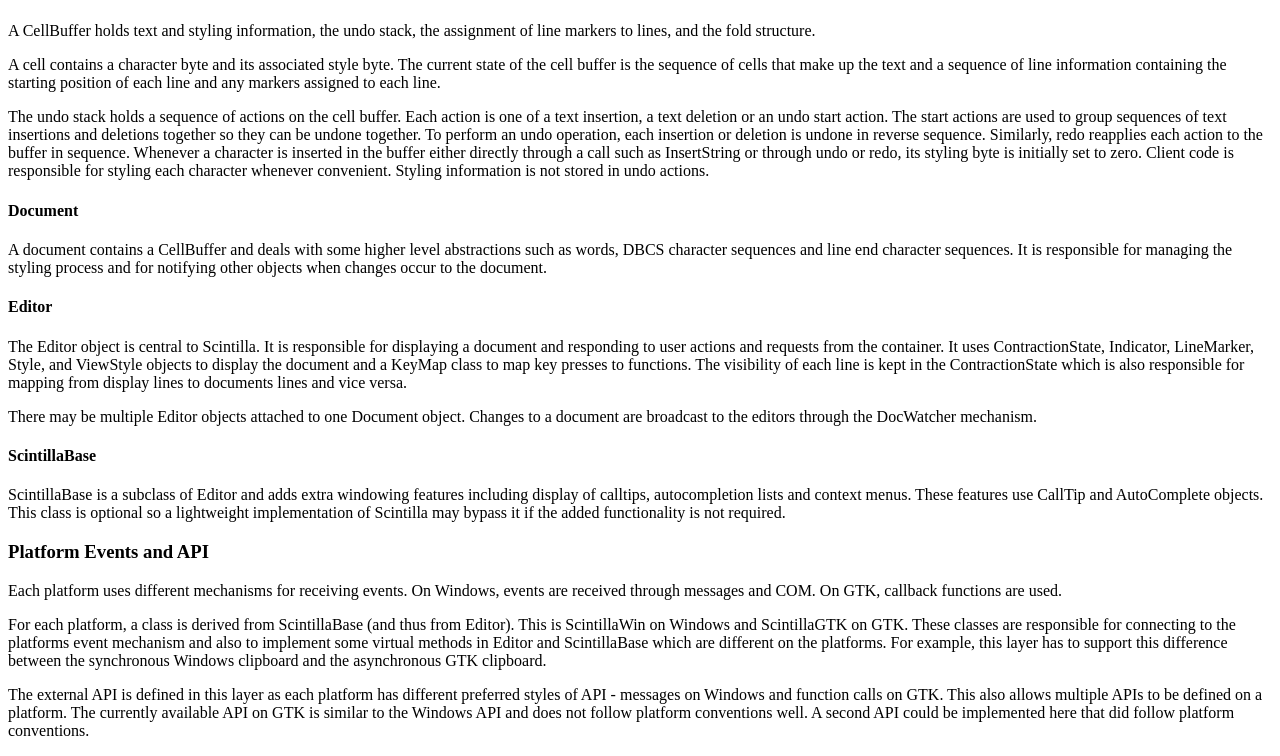
<file: src/scintilla/doc/Design.html>
<?xml version="1.0"?>
<!DOCTYPE html PUBLIC "-//W3C//DTD XHTML 1.0 Transitional//EN"
    "http://www.w3.org/TR/xhtml1/DTD/xhtml1-transitional.dtd">
<html xmlns="http://www.w3.org/1999/xhtml">
  <head>
    <meta name="generator" content="HTML Tidy, see www.w3.org" />
    <meta name="generator" content="SciTE" />
    <meta http-equiv="Content-Type" content="text/html; charset=iso-8859-1" />
    <meta name="viewport" content="width=device-width, initial-scale=1" />
    <title>
      Scintilla and SciTE
    </title>
  </head>
  <body bgcolor="#FFFFFF" text="#000000">
    <table bgcolor="#000000" width="100%" cellspacing="0" cellpadding="0" border="0">
      <tr>
        <td>
          <img src="SciTEIco.png" border="3" height="64" width="64" alt="Scintilla icon" />
        </td>
        <td>
          <a href="index.html" style="color:white;text-decoration:none"><font size="5">Scintilla
          Component Design</font></a>
        </td>
      </tr>
    </table>
    <h2>
       Top level structure
    </h2>
    <p>
       Scintilla consists of three major layers of C++ code
    </p>
    <ul>
      <li>
        Portability Library
      </li>
      <li>
        Core Code
      </li>
      <li>
        Platform Events and API
      </li>
    </ul>
    <p>
       The primary purpose of this structure is to separate the platform dependent code from the
      platform independent core code. This makes it easier to port Scintilla to a new platform and
      ensures that most readers of the code do not have to deal with platform details. To minimise
      portability problems and avoid code bloat, a conservative subset of C++ is used in Scintilla
      with no exception handling, run time type information or use of the standard C++
      library and with limited use of templates.
    </p>
    <p>
       The currently supported platforms, Windows, GTK/Linux, Cocoa, Qt, and wxWidgets are fairly similar in
      many ways.
      Each has windows, menus and bitmaps. These features generally work in similar ways so each
      has a way to move a window or draw a red line. Sometimes one platform requires a sequence of
      calls rather than a single call. At other times, the differences are more profound. Reading
      the Windows clipboard occurs synchronously but reading the GTK clipboard requires a request
      call that will be asynchronously answered with a message containing the clipboard data.
      The wxWidgets platform is available from the <a href="http://wxwidgets.org/">wxWidgets site</a>
    </p>
    <br />
    <h3>
       Portability Library
    </h3>
    <p>
       This is a fairly small and thin layer over the platform's native capabilities.
    </p>
    <p>
       The portability library is defined in Geometry.h and Platform.h and is implemented once for each platform.
      PlatWin.cxx defines the Windows variants of the methods and PlatGTK.cxx the GTK variants.
    </p>
    <p>
       Several of the classes here hold platform specific object identifiers and act as proxies to
      these platform objects. Most client code can thus manipulate the platform objects without
      caring which is the current platform. Sometimes client code needs access to the underlying
      object identifiers and this is provided by the GetID method. The underlying types of the
      platform specific identifiers are typedefed to common names to allow them to be transferred
      around in client code where needed.
    </p>
    <h4>
       Point, PRectangle
    </h4>
    <p>
       These are simple classes provided to hold the commonly used geometric primitives. A
      PRectangle follows the Mac / Windows convention of not including its bottom and right sides
      instead of including all its sides as is normal in GTK. It is not called Rectangle as this may be
      the name of a macro on Windows.
    </p>
    <h4>
       ColourDesired
    </h4>
    <p>
       This is a simple class holding an expected colour. It is internally represented as a single
      32 bit integer in BGR format with 8 bits per colour, but also provides a convenient API to fetch
      each component separately.
       As a platform might not be able to represent the exact desired colour if it doesn't have 24 bit
      depth available, it might not actually represent the exact desired colour but select a best fit
      that it can actually render.
    </p>
    <h4>
       Font
    </h4>
    <p>
       Font holds a platform specific font identifier - HFONT for Windows, PangoFontDescription* for GTK. It
      does not own the identifier and so will not delete the platform font object in its
      destructor. Client code should call Destroy at appropriate times.
    </p>
    <h4>
       Surface
    </h4>
    <p>
       Surface is an abstraction over each platform's concept of somewhere that graphical drawing
      operations can be done. It may wrap an already created drawing place such as a window or be
      used to create a bitmap that can be drawn into and later copied onto another surface. On
      Windows it wraps a HDC and possibly a HBITMAP. On GTK it wraps a cairo_surface_t*.
      Other platform specific objects are created (and correctly destroyed) whenever
      required to perform drawing actions.
    </p>
    <p>
       Drawing operations provided include drawing filled and unfilled polygons, lines, rectangles,
      ellipses and text. The height and width of text as well as other details can be measured.
      Operations can be clipped to a rectangle. Most of the calls are stateless with all parameters
      being passed at each call. The exception to this is line drawing which is performed by
      calling MoveTo and then LineTo.
    </p>
    <h4>
       Window
    </h4>
    <p>
       Window acts as a proxy to a platform window allowing operations such as showing, moving,
      redrawing, and destroying to be performed. It contains a platform specific window identifier
      - HWND for Windows, GtkWidget* for GTK.
    </p>
    <h4>
       ListBox
    </h4>
    <p>
       ListBox is a subclass of Window and acts as a proxy to a platform listbox adding methods for
      operations such as adding, retrieving, and selecting items.
    </p>
    <h4>
       Menu
    </h4>
    <p>
       Menu is a small helper class for constructing popup menus. It contains the platform specific
      menu identifier - HMENU for Windows, GtkMenu* for GTK. Most of the work in
      constructing menus requires access to platform events and so is done in the Platform Events
      and API layer.
    </p>
    <h4>
       Platform
    </h4>
    <p>
       The Platform class is used to access the facilities of the platform. System wide parameters
      such as double click speed and chrome colour are available from Platform. Utility functions
      such as DebugPrintf are also available from Platform.
    </p>
    <h3>
       Core Code
    </h3>
    <p>
       The bulk of Scintilla's code is platform independent. This is made up of the CellBuffer,
      ContractionState, Document, Editor, Indicator, LineMarker, Style, ViewStyle, KeyMap,
      ScintillaBase, CallTip,
      and AutoComplete primary classes.
    </p>
    <h4>
       CellBuffer
    </h4>
    <p>
       A CellBuffer holds text and styling information, the undo stack, the assignment of line
      markers to lines, and the fold structure.
    </p>
    <p>
       A cell contains a character byte and its associated style byte. The current state of the
      cell buffer is the sequence of cells that make up the text and a sequence of line information
      containing the starting position of each line and any markers assigned to each line.
    </p>
    <p>
       The undo stack holds a sequence of actions on the cell buffer. Each action is one of a text
      insertion, a text deletion or an undo start action. The start actions are used to group
      sequences of text insertions and deletions together so they can be undone together. To
      perform an undo operation, each insertion or deletion is undone in reverse sequence.
      Similarly, redo reapplies each action to the buffer in sequence. Whenever a character is
      inserted in the buffer either directly through a call such as InsertString or through undo or
      redo, its styling byte is initially set to zero. Client code is responsible for styling each
      character whenever convenient. Styling information is not stored in undo actions.
    </p>
    <h4>
       Document
    </h4>
    <p>
       A document contains a CellBuffer and deals with some higher level abstractions such as
      words, DBCS character sequences and line end character sequences. It is responsible for
      managing the styling process and for notifying other objects when changes occur to the
      document.
    </p>
    <h4>
       Editor
    </h4>
    <p>
       The Editor object is central to Scintilla. It is responsible for displaying a document and
      responding to user actions and requests from the container. It uses ContractionState, Indicator,
      LineMarker, Style, and ViewStyle objects to display the document and a KeyMap class to
      map key presses to functions.
      The visibility of each line is kept in the ContractionState which is also responsible for mapping
      from display lines to documents lines and vice versa.
    </p>
    <p>
       There may be multiple Editor objects attached to one Document object. Changes to a
       document are broadcast to the editors through the DocWatcher mechanism.
    </p>
    <h4>
       ScintillaBase
    </h4>
    <p>
       ScintillaBase is a subclass of Editor and adds extra windowing features including display of
      calltips, autocompletion lists and context menus. These features use CallTip and AutoComplete
      objects. This class is optional so a lightweight implementation of Scintilla may bypass it if
      the added functionality is not required.
    </p>
    <h3>
       Platform Events and API
    </h3>
    <p>
       Each platform uses different mechanisms for receiving events. On Windows, events are
      received through messages and COM. On GTK, callback functions are used.
    </p>
    <p>
       For each platform, a class is derived from ScintillaBase (and thus from Editor). This is
      ScintillaWin on Windows and ScintillaGTK on GTK. These classes are responsible for
      connecting to the platforms event mechanism and also to implement some virtual methods in
      Editor and ScintillaBase which are different on the platforms. For example, this layer has to
      support this difference between the synchronous Windows clipboard and the asynchronous GTK
      clipboard.
    </p>
    <p>
       The external API is defined in this layer as each platform has different preferred styles of
      API - messages on Windows and function calls on GTK. This also allows multiple APIs to be
      defined on a platform. The currently available API on GTK is similar to the Windows API and
      does not follow platform conventions well. A second API could be implemented here that did
      follow platform conventions.
    </p>
  </body>
</html>
</file>
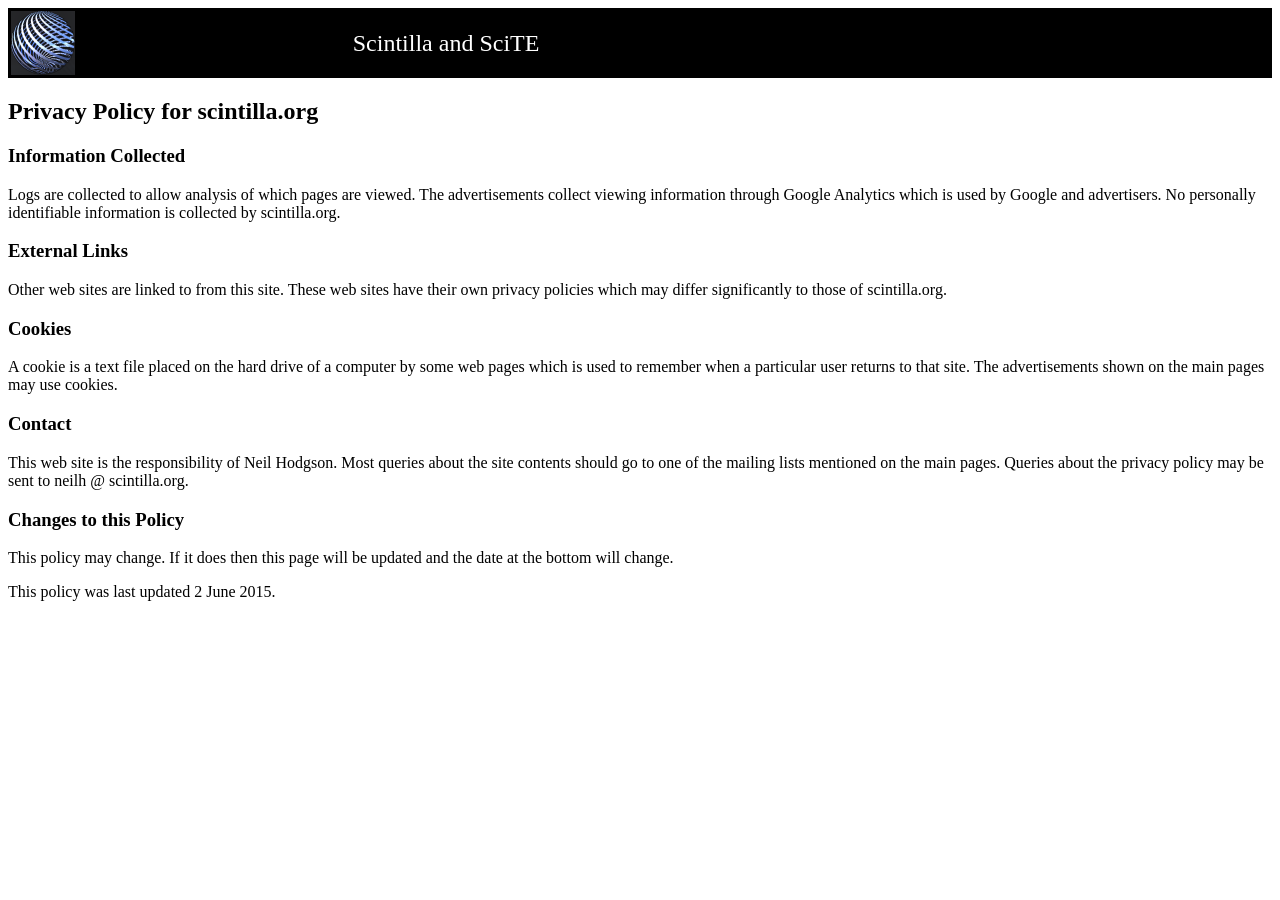
<file: src/scintilla/doc/Privacy.html>
<?xml version="1.0"?>
<!DOCTYPE html PUBLIC "-//W3C//DTD XHTML 1.0 Transitional//EN"
    "http://www.w3.org/TR/xhtml1/DTD/xhtml1-transitional.dtd">
<html xmlns="http://www.w3.org/1999/xhtml">
  <head>
    <meta name="generator" content="SciTE" />
    <meta http-equiv="Content-Type" content="text/html; charset=iso-8859-1" />
    <meta name="viewport" content="width=device-width, initial-scale=1" />
    <title>
      Privacy Policy
    </title>
  </head>
  <body bgcolor="#FFFFFF" text="#000000">
    <table bgcolor="#000000" width="100%" cellspacing="0" cellpadding="0" border="0">
      <tr>
        <td>
          <img src="SciTEIco.png" border="3" height="64" width="64" alt="Scintilla icon" />
        </td>
        <td>
          <a href="index.html" style="color:white;text-decoration:none"><font size="5">Scintilla
          and SciTE</font></a>
        </td>
      </tr>
    </table>
    <h2>
       Privacy Policy for scintilla.org
    </h2>
    <h3>
       Information Collected
    </h3>
    <p>
      Logs are collected to allow analysis of which pages are viewed.
      The advertisements collect viewing information through Google Analytics which is
      used by Google and advertisers.
      No personally identifiable information is collected by scintilla.org.
    </p>
    <h3>
       External Links
    </h3>
    <p>
       Other web sites are linked to from this site.
       These web sites have their own privacy policies which may differ significantly to those of scintilla.org.
    </p>
    <h3>
       Cookies
    </h3>
    <p>
       A cookie is a text file placed on the hard drive of a computer by some web pages which is used to remember
       when a particular user returns to that site.
       The advertisements shown on the main pages may use cookies.
    </p>
    <h3>
       Contact
    </h3>
    <p>
       This web site is the responsibility of Neil Hodgson.
       Most queries about the site contents should go to one of the mailing lists mentioned on the main pages.
       Queries about the privacy policy may be sent to neilh @ scintilla.org.
    </p>
    <h3>
       Changes to this Policy
    </h3>
    <p>
       This policy may change. If it does then this page will be updated and the date at the bottom will change.
    </p>
    <p>
       This policy was last updated 2 June 2015.
    </p>
  </body>
</html>
</file>
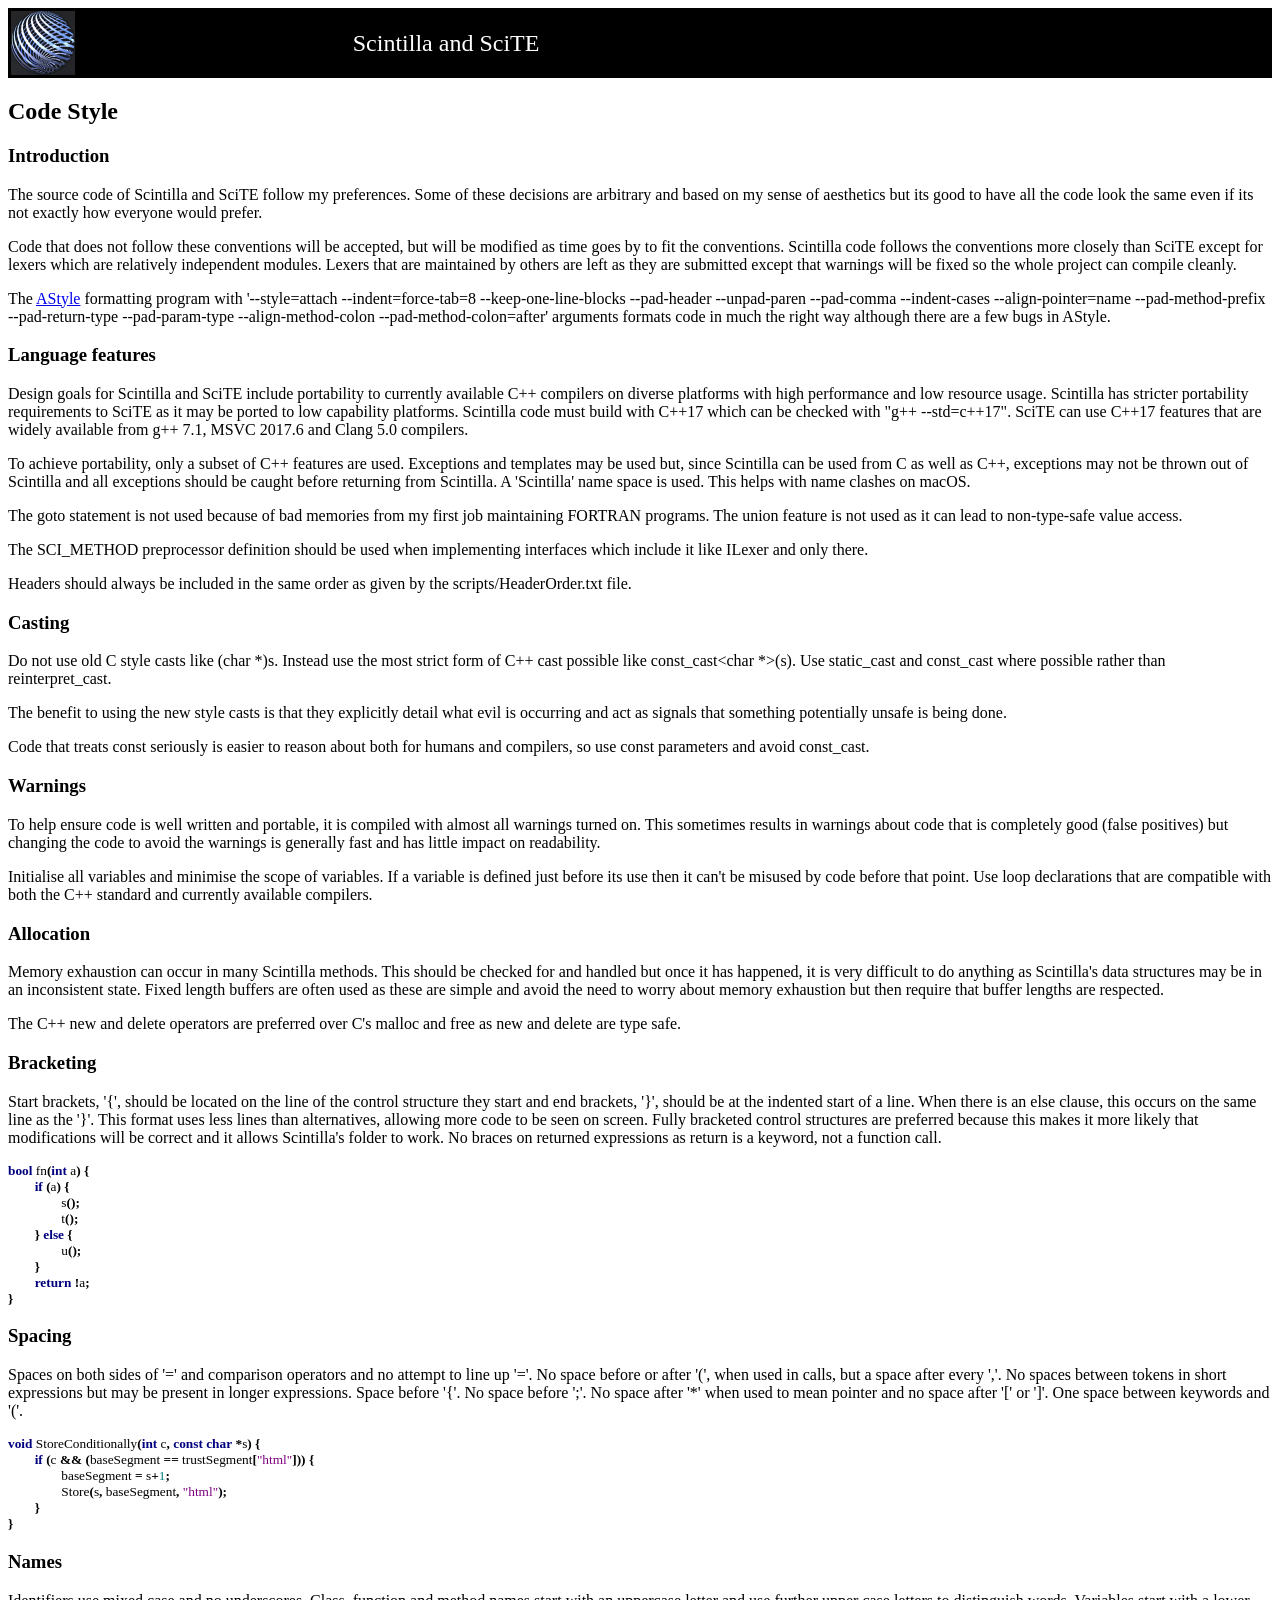
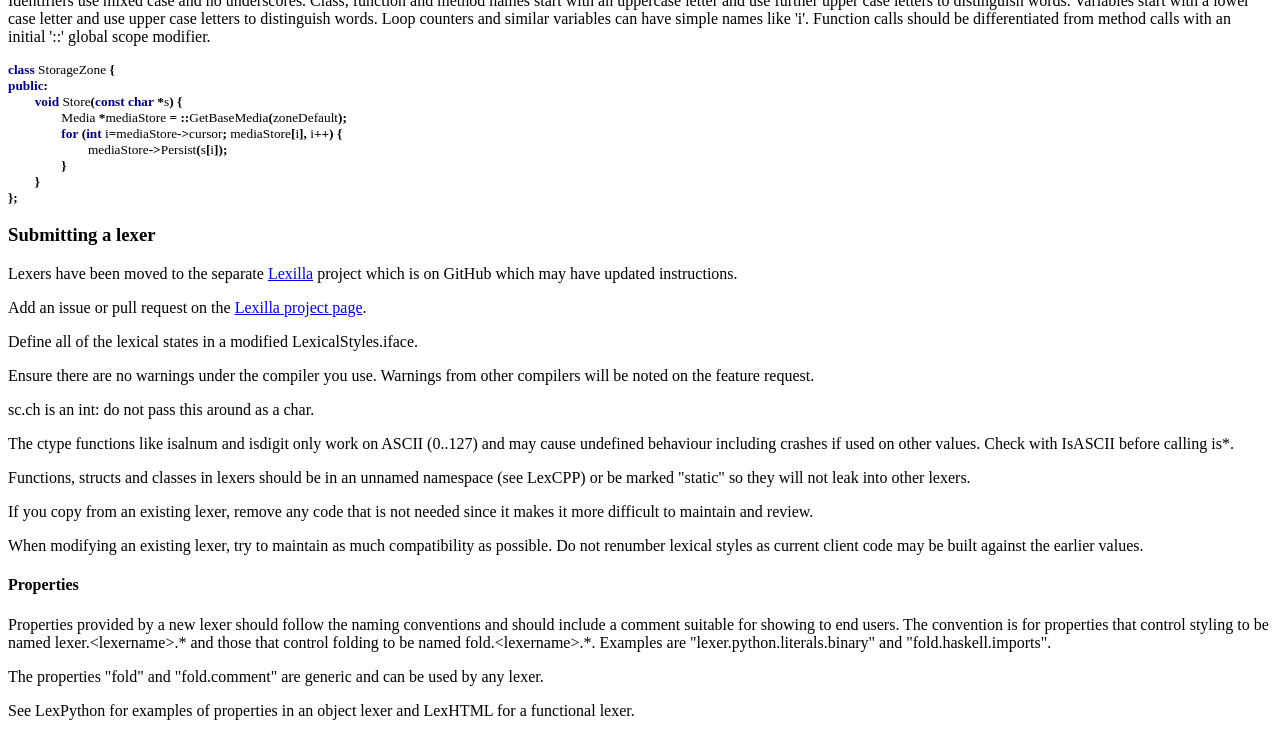
<file: src/scintilla/doc/SciCoding.html>
<?xml version="1.0"?>
<!DOCTYPE html PUBLIC "-//W3C//DTD XHTML 1.0 Transitional//EN"
    "http://www.w3.org/TR/xhtml1/DTD/xhtml1-transitional.dtd">
<html xmlns="http://www.w3.org/1999/xhtml">
  <head>
    <meta name="generator" content="SciTE" />
    <meta http-equiv="Content-Type" content="text/html; charset=iso-8859-1" />
    <meta name="viewport" content="width=device-width, initial-scale=1" />
    <title>
      Scintilla and SciTE Code Style Preferences
    </title>
	<style>
	.S0 {
		color: #808080;
	}
	.S1 {
		font-family: Comic Sans MS;
		color: #007F00;
		font-size: 9pt;
	}
	.S2 {
		font-family: Comic Sans MS;
		color: #007F00;
		font-size: 9pt;
	}
	.S3 {
		font-family: Comic Sans MS;
		color: #3F703F;
		font-size: 9pt;
	}
	.S4 {
		color: #007F7F;
	}
	.S5 {
		font-weight: bold;
		color: #00007F;
	}
	.S6 {
		color: #7F007F;
	}
	.S7 {
		color: #7F007F;
	}
	.S8 {
		color: #804080;
	}
	.S9 {
		color: #7F7F00;
	}
	.S10 {
		font-weight: bold;
		color: #000000;
	}
	.S12 {
		font-family: Courier New;
		color: #000000;
		background: #E0C0E0;
		font-size: 10pt;
	}
	.S13 {
		font-family: Courier New;
		color: #007F00;
		background: #E0FFE0;
		font-size: 10pt;
	}
	.S14 {
		font-family: Courier New;
		color: #3F7F3F;
		background: #E0F0FF;
		font-size: 10pt;
	}
	.S15 {
		font-family: Comic Sans MS;
		color: #3F703F;
		font-size: 9pt;
	}
	SPAN {
		font-family: Verdana;
		font-size: 10pt;
	}
	</style>
  </head>
  <body bgcolor="#FFFFFF" text="#000000">
    <table bgcolor="#000000" width="100%" cellspacing="0" cellpadding="0" border="0">
      <tr>
        <td>
          <img src="SciTEIco.png" border="3" height="64" width="64" alt="Scintilla icon" />
        </td>
        <td>
          <a href="index.html" style="color:white;text-decoration:none"><font size="5">Scintilla
          and SciTE</font></a>
        </td>
      </tr>
    </table>
    <h2>
       Code Style
    </h2>
    <h3>
       Introduction
    </h3>
	<p>
	The source code of Scintilla and SciTE follow my preferences.
	Some of these decisions are arbitrary and based on my sense of aesthetics
	but its good to have all the code look the same even if its not exactly how
	everyone would prefer.
	</p>
	<p>
	Code that does not follow these conventions will be accepted, but will be modified
	as time goes by to fit the conventions. Scintilla code follows the conventions more
	closely than SciTE except for lexers which are relatively independent modules.
	Lexers that are maintained by others are left as they are submitted except that
	warnings will be fixed so the whole project can compile cleanly.
	</p>
	<p>
	The <a href="http://astyle.sourceforge.net/">AStyle</a> formatting
	program with '--style=attach --indent=force-tab=8 --keep-one-line-blocks
--pad-header --unpad-paren --pad-comma --indent-cases --align-pointer=name --pad-method-prefix
--pad-return-type --pad-param-type --align-method-colon --pad-method-colon=after' arguments formats code in much the right way although
	there are a few bugs in AStyle.
	</p>
    <h3>
       Language features
    </h3>
	<p>
	Design goals for Scintilla and SciTE include portability to currently available C++
	compilers on diverse platforms with high performance and low resource usage.
	Scintilla has stricter portability requirements to SciTE as it may be ported to
	low capability platforms.
	Scintilla code must build with C++17 which can be checked with "g++ --std=c++17".
	SciTE can use C++17 features that are widely available from g++ 7.1, MSVC 2017.6 and Clang 5.0 compilers.
	</p>
	<p>
	To achieve portability, only a subset of C++ features are used.
	Exceptions and templates may be used but, since Scintilla can be used from C as well as
	C++, exceptions may not be thrown out of Scintilla and all exceptions should be caught
	before returning from Scintilla.
	A 'Scintilla' name space is used. This helps with name clashes on macOS.
	</p>
	<p>
	The goto statement is not used because of bad memories from my first job
	maintaining FORTRAN programs. The union feature is not used as it can lead to
	non-type-safe value access.
	</p>
	<p>
	The SCI_METHOD preprocessor definition should be used when implementing
	interfaces which include it like ILexer and only there.
	</p>
	<p>
	Headers should always be included in the same order as given by the
	scripts/HeaderOrder.txt file.
	</p>
    <h3>
       Casting
    </h3>
	<p>
	Do not use old C style casts like (char *)s. Instead use the most strict form of C++
	cast possible like const_cast&lt;char *&gt;(s). Use static_cast and const_cast
	where possible rather than reinterpret_cast.
	</p>
	<p>
	The benefit to using the new style casts is that they explicitly detail what evil is
	occurring and act as signals that something potentially unsafe is being done.
	</p>
	<p>
	Code that treats const seriously is easier to reason about both for humans
	and compilers, so use const parameters and avoid const_cast.
	</p>
    <h3>
       Warnings
    </h3>
	<p>
	To help ensure code is well written and portable, it is compiled with almost all
	warnings turned on. This sometimes results in warnings about code that is
	completely good (false positives) but changing the code to avoid the warnings
	is generally fast and has little impact on readability.
	</p>
	<p>
	Initialise all variables and minimise the scope of variables. If a variable is defined
	just before its use then it can't be misused by code before that point.
	Use loop declarations that are compatible with both the C++ standard and currently
	available compilers.
	</p>
    <h3>
       Allocation
    </h3>
	<p>
	Memory exhaustion can occur in many Scintilla methods.
	This should be checked for and handled but once it has happened, it is very difficult to do
	anything as Scintilla's data structures may be in an inconsistent state.
	Fixed length buffers are often used as these are simple and avoid the need to
	worry about memory exhaustion but then require that buffer lengths are
	respected.
	</p>
	<p>
	The C++ new and delete operators are preferred over C's malloc and free
	as new and delete are type safe.
	</p>
    <h3>
       Bracketing
    </h3>
	<p>
	Start brackets, '{', should be located on the line of the control structure they
	start and end brackets, '}', should be at the indented start of a line. When there is
	an else clause, this occurs on the same line as the '}'.
	This format uses less lines than alternatives, allowing more code to be seen on screen.
	Fully bracketed control
	structures are preferred because this makes it more likely that modifications will
	be correct and it allows Scintilla's folder to work. No braces on returned
	expressions as return is a keyword, not a function call.
	</p>
<SPAN class=S0></SPAN><SPAN class=S5>bool</SPAN><SPAN class=S0>&nbsp;</SPAN><SPAN class=S11>fn</SPAN><SPAN class=S10>(</SPAN><SPAN class=S5>int</SPAN><SPAN class=S0>&nbsp;</SPAN><SPAN class=S11>a</SPAN><SPAN class=S10>)</SPAN><SPAN class=S0>&nbsp;</SPAN><SPAN class=S10>{</SPAN><SPAN class=S0><BR>
&nbsp;&nbsp;&nbsp;&nbsp;&nbsp;&nbsp;&nbsp;&nbsp;</SPAN><SPAN class=S5>if</SPAN><SPAN class=S0>&nbsp;</SPAN><SPAN class=S10>(</SPAN><SPAN class=S11>a</SPAN><SPAN class=S10>)</SPAN><SPAN class=S0>&nbsp;</SPAN><SPAN class=S10>{</SPAN><SPAN class=S0><BR>
&nbsp;&nbsp;&nbsp;&nbsp;&nbsp;&nbsp;&nbsp;&nbsp;&nbsp;&nbsp;&nbsp;&nbsp;&nbsp;&nbsp;&nbsp;&nbsp;</SPAN><SPAN class=S11>s</SPAN><SPAN class=S10>();</SPAN><SPAN class=S0><BR>
&nbsp;&nbsp;&nbsp;&nbsp;&nbsp;&nbsp;&nbsp;&nbsp;&nbsp;&nbsp;&nbsp;&nbsp;&nbsp;&nbsp;&nbsp;&nbsp;</SPAN><SPAN class=S11>t</SPAN><SPAN class=S10>();</SPAN><SPAN class=S0><BR>
&nbsp;&nbsp;&nbsp;&nbsp;&nbsp;&nbsp;&nbsp;&nbsp;</SPAN><SPAN class=S10>}</SPAN><SPAN class=S0>&nbsp;</SPAN><SPAN class=S5>else</SPAN><SPAN class=S0>&nbsp;</SPAN><SPAN class=S10>{</SPAN><SPAN class=S0><BR>
&nbsp;&nbsp;&nbsp;&nbsp;&nbsp;&nbsp;&nbsp;&nbsp;&nbsp;&nbsp;&nbsp;&nbsp;&nbsp;&nbsp;&nbsp;&nbsp;</SPAN><SPAN class=S11>u</SPAN><SPAN class=S10>();</SPAN><SPAN class=S0><BR>
&nbsp;&nbsp;&nbsp;&nbsp;&nbsp;&nbsp;&nbsp;&nbsp;</SPAN><SPAN class=S10>}</SPAN><SPAN class=S0><BR>
&nbsp;&nbsp;&nbsp;&nbsp;&nbsp;&nbsp;&nbsp;&nbsp;</SPAN><SPAN class=S5>return</SPAN><SPAN class=S0>&nbsp;</SPAN><SPAN class=S10>!</SPAN><SPAN class=S11>a</SPAN><SPAN class=S10>;</SPAN><SPAN class=S0><BR>
</SPAN><SPAN class=S10>}</SPAN><SPAN class=S0><BR>
</SPAN>    <h3>
       Spacing
    </h3>
	<p>
	Spaces on both sides of '=' and comparison operators and no attempt to line up '='.
	No space before or after '(', when used in calls, but a space after every ','.
	No spaces between tokens in short expressions but may be present in
	longer expressions. Space before '{'. No space before ';'.
	No space after '*' when used to mean pointer and no space after '[' or ']'.
	One space between keywords and '('.
	</p>
<SPAN class=S0></SPAN><SPAN class=S5>void</SPAN><SPAN class=S0>&nbsp;</SPAN><SPAN class=S11>StoreConditionally</SPAN><SPAN class=S10>(</SPAN><SPAN class=S5>int</SPAN><SPAN class=S0>&nbsp;</SPAN><SPAN class=S11>c</SPAN><SPAN class=S10>,</SPAN><SPAN class=S0>&nbsp;</SPAN><SPAN class=S5>const</SPAN><SPAN class=S0>&nbsp;</SPAN><SPAN class=S5>char</SPAN><SPAN class=S0>&nbsp;</SPAN><SPAN class=S10>*</SPAN><SPAN class=S11>s</SPAN><SPAN class=S10>)</SPAN><SPAN class=S0>&nbsp;</SPAN><SPAN class=S10>{</SPAN><SPAN class=S0><BR>
&nbsp;&nbsp;&nbsp;&nbsp;&nbsp;&nbsp;&nbsp;&nbsp;</SPAN><SPAN class=S5>if</SPAN><SPAN class=S0>&nbsp;</SPAN><SPAN class=S10>(</SPAN><SPAN class=S11>c</SPAN><SPAN class=S0>&nbsp;</SPAN><SPAN class=S10>&amp;&amp;</SPAN><SPAN class=S0>&nbsp;</SPAN><SPAN class=S10>(</SPAN><SPAN class=S11>baseSegment</SPAN><SPAN class=S0>&nbsp;</SPAN><SPAN class=S10>==</SPAN><SPAN class=S0>&nbsp;</SPAN><SPAN class=S11>trustSegment</SPAN><SPAN class=S10>[</SPAN><SPAN class=S6>"html"</SPAN><SPAN class=S10>]))</SPAN><SPAN class=S0>&nbsp;</SPAN><SPAN class=S10>{</SPAN><SPAN class=S0><BR>
&nbsp;&nbsp;&nbsp;&nbsp;&nbsp;&nbsp;&nbsp;&nbsp;&nbsp;&nbsp;&nbsp;&nbsp;&nbsp;&nbsp;&nbsp;&nbsp;</SPAN><SPAN class=S11>baseSegment</SPAN><SPAN class=S0>&nbsp;</SPAN><SPAN class=S10>=</SPAN><SPAN class=S0>&nbsp;</SPAN><SPAN class=S11>s</SPAN><SPAN class=S10>+</SPAN><SPAN class=S4>1</SPAN><SPAN class=S10>;</SPAN><SPAN class=S0><BR>
&nbsp;&nbsp;&nbsp;&nbsp;&nbsp;&nbsp;&nbsp;&nbsp;&nbsp;&nbsp;&nbsp;&nbsp;&nbsp;&nbsp;&nbsp;&nbsp;</SPAN><SPAN class=S11>Store</SPAN><SPAN class=S10>(</SPAN><SPAN class=S11>s</SPAN><SPAN class=S10>,</SPAN><SPAN class=S0>&nbsp;</SPAN><SPAN class=S11>baseSegment</SPAN><SPAN class=S10>,</SPAN><SPAN class=S0>&nbsp;</SPAN><SPAN class=S6>"html"</SPAN><SPAN class=S10>);</SPAN><SPAN class=S0><BR>
&nbsp;&nbsp;&nbsp;&nbsp;&nbsp;&nbsp;&nbsp;&nbsp;</SPAN><SPAN class=S10>}</SPAN><SPAN class=S0><BR>
</SPAN><SPAN class=S10>}</SPAN>
    <h3>
       Names
    </h3>
	<p>
	Identifiers use mixed case and no underscores.
	Class, function and method names start with an uppercase letter and use
	further upper case letters to distinguish words. Variables start with a lower
	case letter and use upper case letters to distinguish words.
	Loop counters and similar variables can have simple names like 'i'.
	Function calls should be differentiated from method calls with an initial '::'
	global scope modifier.
	</p>
<SPAN class=S0></SPAN><SPAN class=S5>class</SPAN><SPAN class=S0>&nbsp;</SPAN><SPAN class=S11>StorageZone</SPAN><SPAN class=S0>&nbsp;</SPAN><SPAN class=S10>{</SPAN><SPAN class=S0><BR>
</SPAN><SPAN class=S5>public</SPAN><SPAN class=S10>:</SPAN><SPAN class=S0><BR>
&nbsp;&nbsp;&nbsp;&nbsp;&nbsp;&nbsp;&nbsp;&nbsp;</SPAN><SPAN class=S5>void</SPAN><SPAN class=S0>&nbsp;</SPAN><SPAN class=S11>Store</SPAN><SPAN class=S10>(</SPAN><SPAN class=S5>const</SPAN><SPAN class=S0>&nbsp;</SPAN><SPAN class=S5>char</SPAN><SPAN class=S0>&nbsp;</SPAN><SPAN class=S10>*</SPAN><SPAN class=S11>s</SPAN><SPAN class=S10>)</SPAN><SPAN class=S0>&nbsp;</SPAN><SPAN class=S10>{</SPAN><SPAN class=S0><BR>
&nbsp;&nbsp;&nbsp;&nbsp;&nbsp;&nbsp;&nbsp;&nbsp;&nbsp;&nbsp;&nbsp;&nbsp;&nbsp;&nbsp;&nbsp;&nbsp;</SPAN><SPAN class=S11>Media</SPAN><SPAN class=S0>&nbsp;</SPAN><SPAN class=S10>*</SPAN><SPAN class=S11>mediaStore</SPAN><SPAN class=S0>&nbsp;</SPAN><SPAN class=S10>=</SPAN><SPAN class=S0>&nbsp;</SPAN><SPAN class=S10>::</SPAN><SPAN class=S11>GetBaseMedia</SPAN><SPAN class=S10>(</SPAN><SPAN class=S11>zoneDefault</SPAN><SPAN class=S10>);</SPAN><SPAN class=S0><BR>
&nbsp;&nbsp;&nbsp;&nbsp;&nbsp;&nbsp;&nbsp;&nbsp;&nbsp;&nbsp;&nbsp;&nbsp;&nbsp;&nbsp;&nbsp;&nbsp;</SPAN><SPAN class=S5>for</SPAN><SPAN class=S0>&nbsp;</SPAN><SPAN class=S10>(</SPAN><SPAN class=S5>int</SPAN><SPAN class=S0>&nbsp;</SPAN><SPAN class=S11>i</SPAN><SPAN class=S10>=</SPAN><SPAN class=S11>mediaStore</SPAN><SPAN class=S10>-&gt;</SPAN><SPAN class=S11>cursor</SPAN><SPAN class=S10>;</SPAN><SPAN class=S0>&nbsp;</SPAN><SPAN class=S11>mediaStore</SPAN><SPAN class=S10>[</SPAN><SPAN class=S11>i</SPAN><SPAN class=S10>],</SPAN><SPAN class=S0>&nbsp;</SPAN><SPAN class=S11>i</SPAN><SPAN class=S10>++)</SPAN><SPAN class=S0>&nbsp;</SPAN><SPAN class=S10>{</SPAN><SPAN class=S0><BR>
&nbsp;&nbsp;&nbsp;&nbsp;&nbsp;&nbsp;&nbsp;&nbsp;&nbsp;&nbsp;&nbsp;&nbsp;&nbsp;&nbsp;&nbsp;&nbsp;&nbsp;&nbsp;&nbsp;&nbsp;&nbsp;&nbsp;&nbsp;&nbsp;</SPAN><SPAN class=S11>mediaStore</SPAN><SPAN class=S10>-&gt;</SPAN><SPAN class=S11>Persist</SPAN><SPAN class=S10>(</SPAN><SPAN class=S11>s</SPAN><SPAN class=S10>[</SPAN><SPAN class=S11>i</SPAN><SPAN class=S10>]);</SPAN><SPAN class=S0><BR>
&nbsp;&nbsp;&nbsp;&nbsp;&nbsp;&nbsp;&nbsp;&nbsp;&nbsp;&nbsp;&nbsp;&nbsp;&nbsp;&nbsp;&nbsp;&nbsp;</SPAN><SPAN class=S10>}</SPAN><SPAN class=S0><BR>
&nbsp;&nbsp;&nbsp;&nbsp;&nbsp;&nbsp;&nbsp;&nbsp;</SPAN><SPAN class=S10>}</SPAN><SPAN class=S0><BR>
</SPAN><SPAN class=S10>};</SPAN>
    <h3>
       Submitting a lexer
    </h3>

	<p>Lexers have been moved to the separate <a href="https://www.scintilla.org/Lexilla.html">Lexilla</a> project
	which is on GitHub which may have updated instructions.</p>
	<p>Add an issue or pull request on the <a href="https://github.com/ScintillaOrg/lexilla">Lexilla project page</a>.</p>
	<p>Define all of the lexical states in a modified LexicalStyles.iface.</p>
	<p>Ensure there are no warnings under the compiler you use. Warnings from other compilers
	will be noted on the feature request.</p>
	<p>sc.ch is an int: do not pass this around as a char.</p>
	<p>The ctype functions like isalnum and isdigit only work on ASCII (0..127) and may cause
	undefined behaviour including crashes if used on other values. Check with IsASCII before calling is*.</p>
	<p>Functions, structs and classes in lexers should be in an unnamed namespace (see LexCPP)
	or be marked "static" so they will not leak into other lexers.</p>
	<p>If you copy from an existing lexer, remove any code that is not needed since it makes it
	more difficult to maintain and review.</p>
	<p>When modifying an existing lexer, try to maintain as much compatibility as possible.
	Do not renumber lexical styles as current client code may be built against the earlier values.</p>
    <h4>
       Properties
    </h4>
	<p>
	Properties provided by a new lexer should follow the naming conventions
	and should include a comment suitable for showing to end users.
	The convention is for properties that control styling to be named
	lexer.&lt;lexername&gt;.* and those that control folding to be named
	fold.&lt;lexername&gt;.*.
	Examples are "lexer.python.literals.binary" and "fold.haskell.imports".
	</p>
	<p>
	The properties "fold" and "fold.comment" are generic and can be used by
	any lexer.
	</p>
	<p>
	See LexPython for examples of properties in an object lexer and LexHTML for a functional lexer.
	</p>
  </body>
</html>
</file>
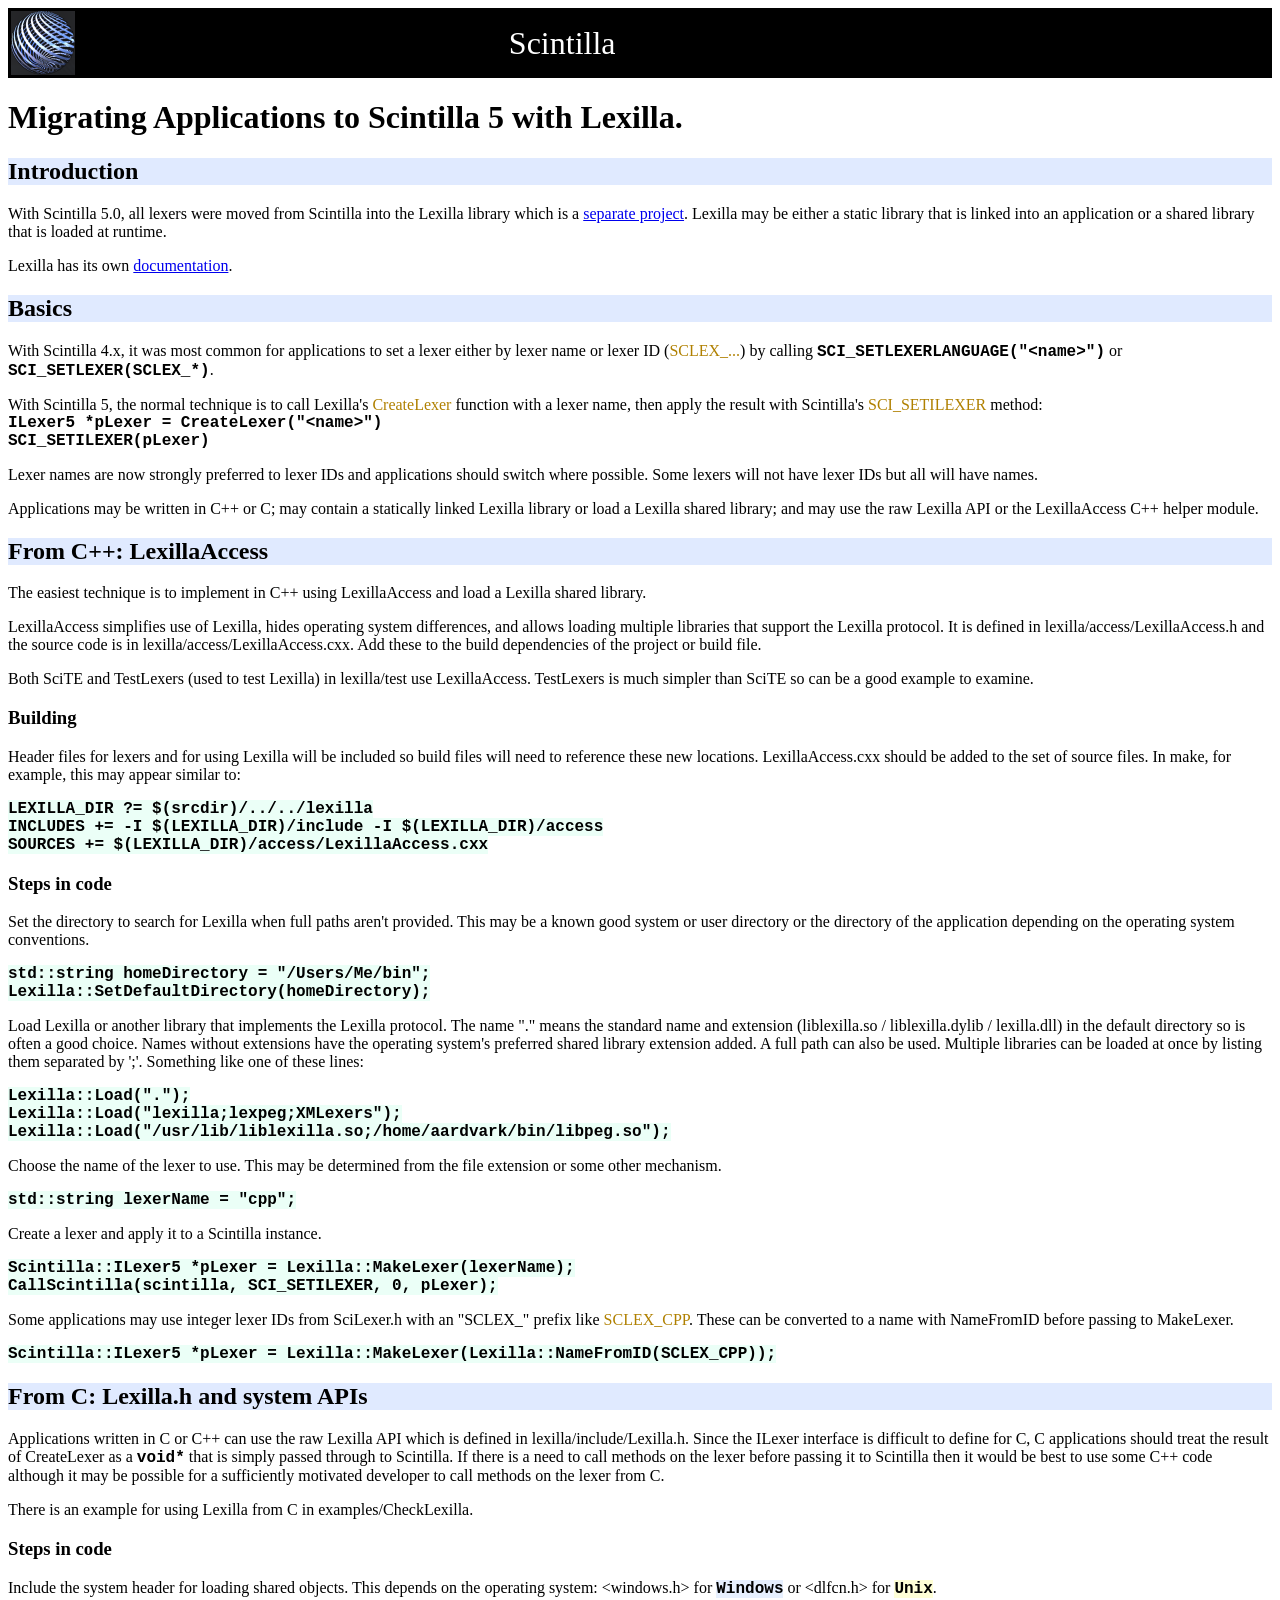
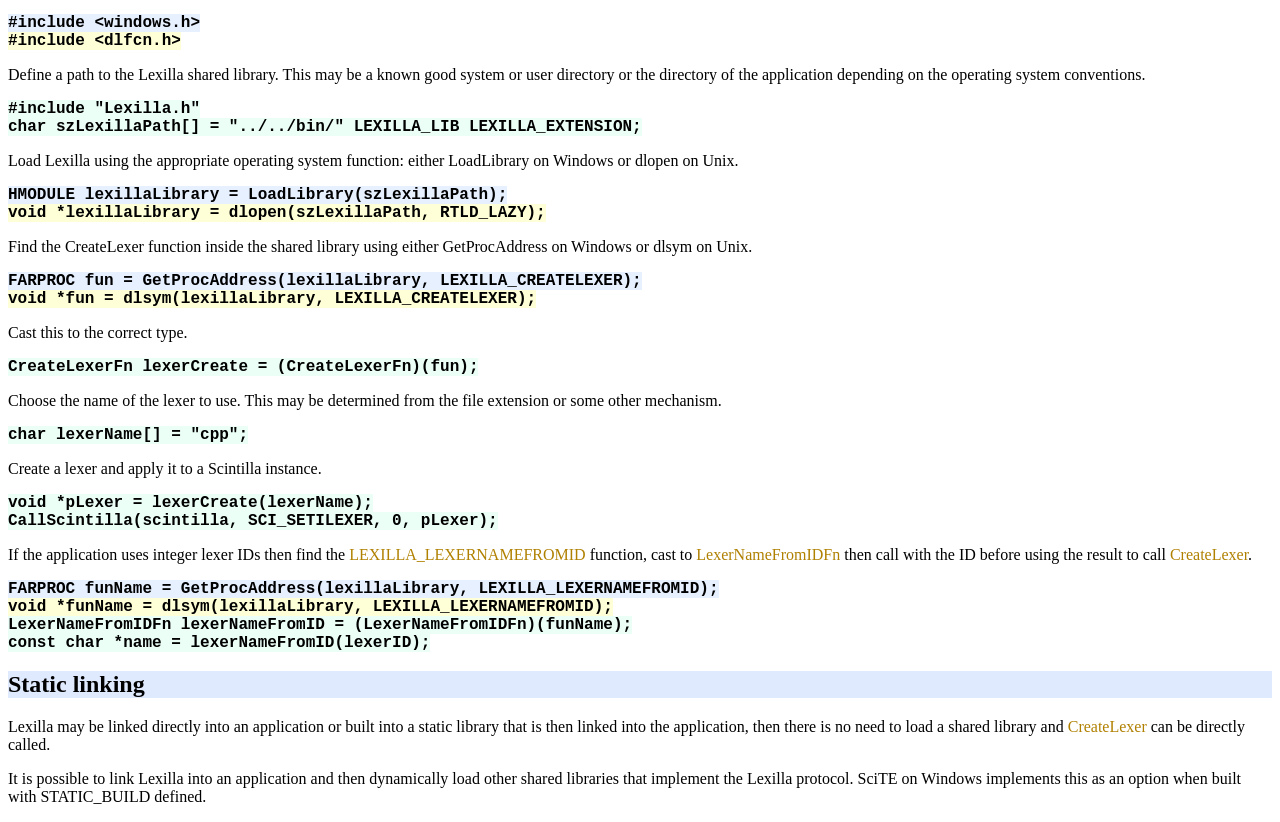
<file: src/scintilla/doc/Scintilla5Migration.html>
<?xml version="1.0"?>
<!DOCTYPE html PUBLIC "-//W3C//DTD XHTML 1.0 Transitional//EN"
    "http://www.w3.org/TR/xhtml1/DTD/xhtml1-transitional.dtd">

<html xmlns="http://www.w3.org/1999/xhtml">
  <head>
    <meta name="generator"
    content="HTML Tidy for Windows (vers 1st August 2002), see www.w3.org" />
    <meta name="generator" content="SciTE" />
    <meta http-equiv="Content-Type" content="text/html; charset=iso-8859-1" />

    <title>Migration to Scintilla 5.x.</title>

    <style type="text/css">
<!--
/*<![CDATA[*/
	CODE { font-weight: bold; font-family: Menlo,Consolas,Bitstream Vera Sans Mono,Courier New,monospace; }
	CODE.example { background: #EBFFF7;}
	CODE.windows { background: #E7F0FF;}
	CODE.unix { background: #FFFFD7;}
	A:visited { color: blue; }
	A:hover { text-decoration: underline ! important; }
	A.message { text-decoration: none; font-weight: bold; font-family: Menlo,Consolas,Bitstream Vera Sans Mono,Courier New,monospace; }
	A.seealso { text-decoration: none; font-weight: bold; font-family: Menlo,Consolas,Bitstream Vera Sans Mono,Courier New,monospace; }
	A.toc { text-decoration: none; }
	A.jump { text-decoration: none; }
	LI.message { text-decoration: none; font-weight: bold; font-family: Menlo,Consolas,Bitstream Vera Sans Mono,Courier New,monospace; }
	H2 { background: #E0EAFF; }

	table {
		border: 0px;
		border-collapse: collapse;
	}

        div.console {
            font-family: Menlo,Consolas,Bitstream Vera Sans Mono,Courier New,monospace;
            color: #008000;
            font-weight: bold;
            background: #F7FCF7;
            border: 1px solid #C0D7C0;
            margin: 0.3em 3em;
            padding: 0.3em 0.6em;
        }
        span.console {
            font-family: Menlo,Consolas,Bitstream Vera Sans Mono,Courier New,monospace;
            color: #008000;
            font-weight: bold;
            background: #F7FCF7;
            border: 1px solid #C0D7C0;
            margin: 0.1em 0em;
            padding: 0.1em 0.3em;
        }

        .name {
		color: #B08000;
        }
/*]]>*/
-->
    </style>
  </head>

  <body bgcolor="#FFFFFF" text="#000000">
    <table bgcolor="#000000" width="100%" cellspacing="0" cellpadding="0" border="0"
    summary="Banner">
      <tr>
        <td><img src="SciTEIco.png" border="3" height="64" width="64" alt="Lexilla icon" /></td>

        <td><a href="index.html"
        style="color:white;text-decoration:none;font-size:200%">Scintilla</a></td>
      </tr>
    </table>

    <h1>Migrating Applications to Scintilla 5 with Lexilla.</h1>

    <h2>Introduction</h2>

    <p>With Scintilla 5.0, all lexers were moved from Scintilla into the Lexilla library
    which is a <a href="https://www.scintilla.org/Lexilla.html">separate project</a>.
    Lexilla may be either a static library
    that is linked into an application or a shared library that is loaded at runtime.</p>

    <p>Lexilla has its own <a href="LexillaDoc.html">documentation</a>.</p>

    <h2>Basics</h2>

    <p>With Scintilla 4.x, it was most common for applications to set a lexer either by lexer name or lexer ID (<span class="name">SCLEX_...</span>) by calling
    <code>SCI_SETLEXERLANGUAGE("&lt;name&gt;")</code> or <code>SCI_SETLEXER(SCLEX_*)</code>.</p>

    <p>With Scintilla 5, the normal technique is to call Lexilla's <span class="name">CreateLexer</span> function
    with a lexer name, then apply the result with
    Scintilla's <span class="name">SCI_SETILEXER</span> method:<br />
    <code>ILexer5 *pLexer = CreateLexer("&lt;name&gt;")<br />
    SCI_SETILEXER(pLexer)</code></p>

    <p>Lexer names are now strongly preferred to lexer IDs and applications should switch where possible.
    Some lexers will not have lexer IDs but all will have names.</p>

    <p>Applications may be written in C++ or C; may contain a statically linked Lexilla library or load a Lexilla
    shared library; and may use the raw Lexilla API or the LexillaAccess C++ helper module.</p>

    <h2>From C++: LexillaAccess</h2>

    <p>The easiest technique is to implement in C++ using LexillaAccess and load a Lexilla shared library.</p>

    <p>LexillaAccess simplifies use of Lexilla, hides operating system differences, and allows loading
    multiple libraries that support the Lexilla protocol.
    It is defined in lexilla/access/LexillaAccess.h and the source code is in lexilla/access/LexillaAccess.cxx.
    Add these to the build dependencies of the project or build file.</p>

    <p>Both SciTE and TestLexers (used to test Lexilla) in lexilla/test use LexillaAccess.
    TestLexers is much simpler than SciTE so can be a good example to examine.</p>

    <h3>Building</h3>

    <p>Header files for lexers and for using Lexilla will be included so build files will need to reference these new locations.
    LexillaAccess.cxx should be added to the set of source files.
    In make, for example, this may appear similar to:</p>

    <code class="example">
    LEXILLA_DIR ?= $(srcdir)/../../lexilla<br />
    INCLUDES += -I $(LEXILLA_DIR)/include  -I $(LEXILLA_DIR)/access<br />
    SOURCES += $(LEXILLA_DIR)/access/LexillaAccess.cxx<br />
    </code>

    <h3>Steps in code</h3>

    <p>Set the directory to search for Lexilla when full paths aren't provided.
    This may be a known good system or user directory or the directory of the application
    depending on the operating system conventions.</p>
    <code class="example">
    std::string homeDirectory = "/Users/Me/bin";<br />
    Lexilla::SetDefaultDirectory(homeDirectory);<br />
    </code>
    <p>Load Lexilla or another library that implements the Lexilla protocol.
    The name "." means the standard name and extension (liblexilla.so / liblexilla.dylib / lexilla.dll)
    in the default directory so is often a good choice. Names without extensions have the operating system's preferred
    shared library extension added.
    A full path can also be used.
    Multiple libraries can be loaded at once by listing them separated by ';'.
    Something like one of these lines:</p>
    <code class="example">
    Lexilla::Load(".");<br />
    Lexilla::Load("lexilla;lexpeg;XMLexers");<br />
    Lexilla::Load("/usr/lib/liblexilla.so;/home/aardvark/bin/libpeg.so");<br />
    </code>
    <p>Choose the name of the lexer to use. This may be determined from the file extension or some other mechanism.</p>
    <code class="example">
    std::string lexerName = "cpp";<br />
    </code>
    <p>Create a lexer and apply it to a Scintilla instance.</p>
    <code class="example">
    Scintilla::ILexer5 *pLexer = Lexilla::MakeLexer(lexerName);<br />
    CallScintilla(scintilla, SCI_SETILEXER, 0, pLexer);<br />
    </code>
    <p>Some applications may use integer lexer IDs from SciLexer.h with an "SCLEX_" prefix like
    <span class="name">SCLEX_CPP</span>.
    These can be converted to a name with NameFromID before passing to MakeLexer.</p>
    <code class="example">
    Scintilla::ILexer5 *pLexer = Lexilla::MakeLexer(Lexilla::NameFromID(SCLEX_CPP));<br />
    </code>

    <h2>From C: Lexilla.h and system APIs</h2>

    <p>Applications written in C or C++ can use the raw Lexilla API which is defined in lexilla/include/Lexilla.h.
    Since the ILexer interface is difficult to define for C, C applications should treat the result of CreateLexer as a
    <code>void*</code> that is simply passed through to Scintilla.
    If there is a need to call methods on the lexer
    before passing it to Scintilla then it would be best to use some C++ code although it may be possible
    for a sufficiently motivated developer to call methods on the lexer from C.</p>

    <p>There is an example for using Lexilla from C in examples/CheckLexilla.</p>

    <h3>Steps in code</h3>

    <p>Include the system header for loading shared objects.
    This depends on the operating system: &lt;windows.h&gt; for <code class="windows">Windows</code> or
    &lt;dlfcn.h&gt; for <code class="unix">Unix</code>.</p>
    <code class="windows">#include &lt;windows.h&gt;<br /></code>
    <code class="unix">#include &lt;dlfcn.h&gt;<br /></code>
    <p>Define a path to the Lexilla shared library.
    This may be a known good system or user directory or the directory of the application
    depending on the operating system conventions.</p>
    <code class="example">
    #include "Lexilla.h"<br />
    char szLexillaPath[] = "../../bin/" LEXILLA_LIB LEXILLA_EXTENSION;<br />
    </code>
    <p>Load Lexilla using the appropriate operating system function: either LoadLibrary on Windows or
    dlopen on Unix.</p>
    <code class="windows">HMODULE lexillaLibrary = LoadLibrary(szLexillaPath);<br /></code>
    <code class="unix">void *lexillaLibrary = dlopen(szLexillaPath, RTLD_LAZY);<br /></code>
    <p>Find the CreateLexer function inside the shared library using either GetProcAddress on Windows or
    dlsym on Unix.</p>
    <code class="windows">FARPROC fun = GetProcAddress(lexillaLibrary, LEXILLA_CREATELEXER);<br /></code>
    <code class="unix">void *fun = dlsym(lexillaLibrary, LEXILLA_CREATELEXER);<br /></code>
    <p>Cast this to the correct type.</p>
    <code class="example">CreateLexerFn lexerCreate = (CreateLexerFn)(fun);<br /></code>
    <p>Choose the name of the lexer to use. This may be determined from the file extension or some other mechanism.</p>
    <code class="example">char lexerName[] = "cpp";<br /></code>
    <p>Create a lexer and apply it to a Scintilla instance.</p>
    <code class="example">
    void *pLexer = lexerCreate(lexerName);<br />
    CallScintilla(scintilla, SCI_SETILEXER, 0, pLexer);<br />
    </code>

    <p>If the application uses integer lexer IDs then find the <span class="name">LEXILLA_LEXERNAMEFROMID</span>
    function, cast to <span class="name">LexerNameFromIDFn</span> then call with the ID before using the result to call
    <span class="name">CreateLexer</span>.</p>
    <code class="windows">FARPROC funName = GetProcAddress(lexillaLibrary, LEXILLA_LEXERNAMEFROMID);<br /></code>
    <code class="unix">void *funName = dlsym(lexillaLibrary, LEXILLA_LEXERNAMEFROMID);<br /></code>
    <code class="example">LexerNameFromIDFn lexerNameFromID = (LexerNameFromIDFn)(funName);<br /></code>
    <code class="example">const char *name = lexerNameFromID(lexerID);<br /></code>

    <h2>Static linking</h2>

    <p>Lexilla may be linked directly into an application or built into a static library that is then
    linked into the application, then there is no need to load a shared library and
    <span class="name">CreateLexer</span> can be directly called.</p>

    <p>It is possible to link Lexilla into an application and then dynamically load other
    shared libraries that implement the Lexilla protocol.
    SciTE on Windows implements this as an option when built with STATIC_BUILD defined.</p>

  </body>
</html>
</file>
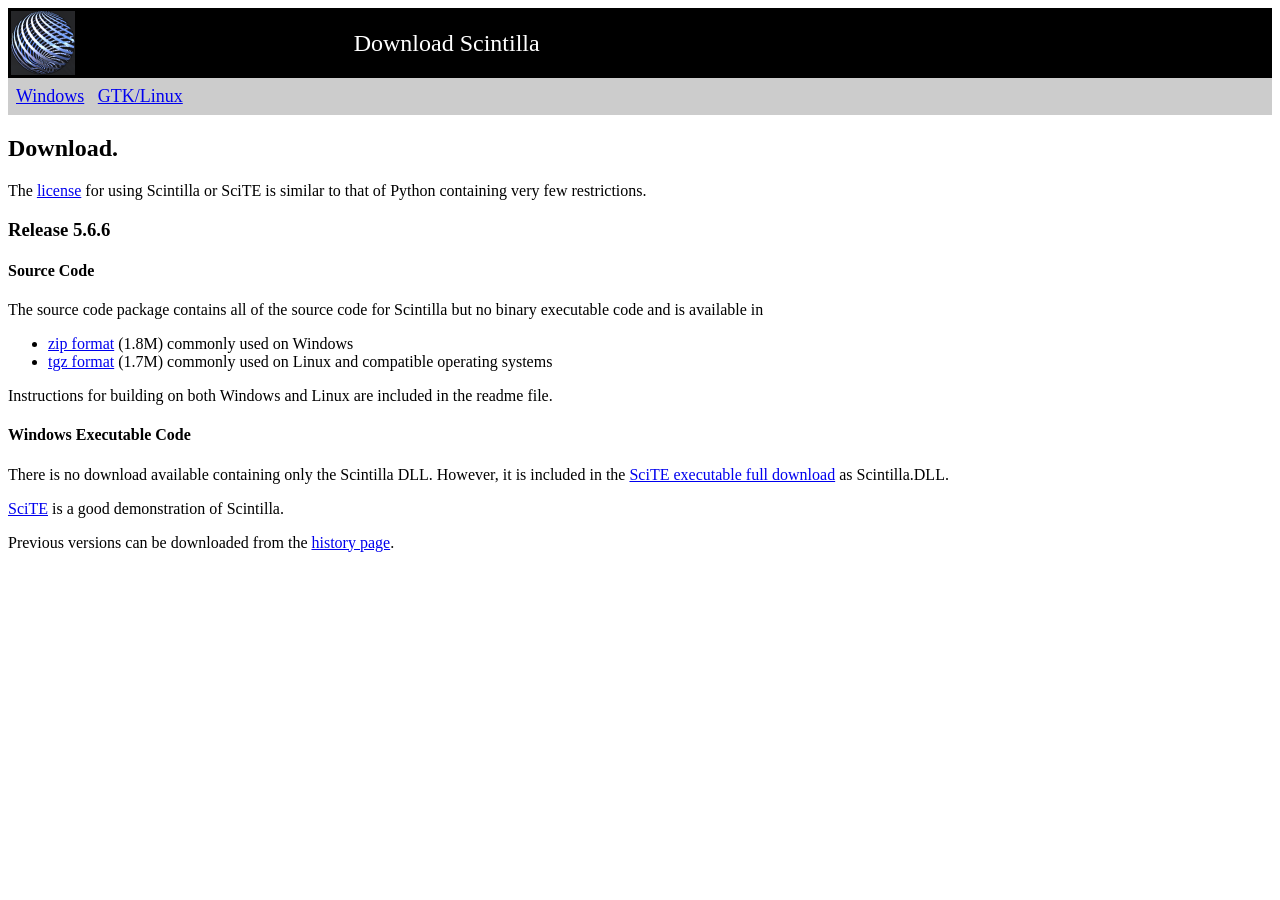
<file: src/scintilla/doc/ScintillaDownload.html>
<?xml version="1.0"?>
<!DOCTYPE html PUBLIC "-//W3C//DTD XHTML 1.0 Transitional//EN"
    "http://www.w3.org/TR/xhtml1/DTD/xhtml1-transitional.dtd">
<html xmlns="http://www.w3.org/1999/xhtml">
  <head>
    <meta name="generator" content="HTML Tidy, see www.w3.org" />
    <meta name="generator" content="SciTE" />
    <meta http-equiv="Content-Type" content="text/html; charset=iso-8859-1" />
    <meta name="viewport" content="width=device-width, initial-scale=1" />
    <title>
      Download Scintilla
    </title>
  </head>
  <body bgcolor="#FFFFFF" text="#000000">
    <table bgcolor="#000000" width="100%" cellspacing="0" cellpadding="0" border="0">
      <tr>
        <td>
          <img src="SciTEIco.png" border="3" height="64" width="64" alt="Scintilla icon" />
        </td>
        <td>
          <a href="index.html" style="color:white;text-decoration:none"><font size="5">Download
          Scintilla</font></a>
        </td>
      </tr>
    </table>
    <table bgcolor="#CCCCCC" width="100%" cellspacing="0" cellpadding="8" border="0">
      <tr>
        <td>
          <font size="4"> <a href="https://www.scintilla.org/scintilla566.zip">
	Windows</a>&nbsp;&nbsp;
	<a href="https://www.scintilla.org/scintilla566.tgz">
          GTK/Linux</a>&nbsp;&nbsp;
	</font>
        </td>
      </tr>
    </table>
    <h2>
       Download.
    </h2>
    <p>
       The <a href="License.txt">license</a> for using Scintilla or SciTE is similar to that of Python
      containing very few restrictions.
    </p>
    <h3>
       Release 5.6.6
    </h3>
    <h4>
       Source Code
    </h4>
       The source code package contains all of the source code for Scintilla but no binary
	executable code and is available in
       <ul>
       <li><a href="https://www.scintilla.org/scintilla566.zip">zip format</a> (1.8M) commonly used on Windows</li>
       <li><a href="https://www.scintilla.org/scintilla566.tgz">tgz format</a> (1.7M) commonly used on Linux and compatible operating systems</li>
       </ul>
       Instructions for building on both Windows and Linux are included in the readme file.
    <h4>
       Windows Executable Code
    </h4>
       There is no download available containing only the Scintilla DLL.
       However, it is included in the <a href="SciTEDownload.html">SciTE
       executable full download</a> as Scintilla.DLL.
    <p>
       <a href="SciTEDownload.html">SciTE</a> is a good demonstration of Scintilla.
    </p>
    <p>
       Previous versions can be downloaded from the <a href="ScintillaHistory.html">history
      page</a>.
    </p>
  </body>
</html>
</file>
<file: docs/style.css>
:root {
  --font-sans: -apple-system, BlinkMacSystemFont, "SF Pro Display", "SF Pro Text", "Helvetica Neue", sans-serif;
  --font-mono: "SF Mono", Menlo, Monaco, Consolas, monospace;

  /* Theme Colors (Dark Theme default with modern developer aesthetic) */
  --bg-page: #0a0c10;
  --bg-surface: #12161f;
  --bg-card: rgba(22, 27, 34, 0.7);
  --bg-card-hover: rgba(30, 38, 48, 0.9);
  --border-subtle: rgba(255, 255, 255, 0.08);
  --border-focus: rgba(16, 185, 129, 0.4);

  --text-primary: #f0f6fc;
  --text-secondary: #8b949e;
  --text-muted: #6e7681;

  --accent-green: #10b981;
  --accent-green-dark: #059669;
  --accent-glow: rgba(16, 185, 129, 0.15);

  --radius-sm: 6px;
  --radius-md: 10px;
  --radius-lg: 16px;
  --radius-full: 9999px;

  --shadow-window: 0 30px 100px rgba(0, 0, 0, 0.8), 0 10px 30px rgba(0, 0, 0, 0.5);
  --shadow-card: 0 8px 24px rgba(0, 0, 0, 0.2);
}

/* Light theme support */
@media (prefers-color-scheme: light) {
  :root {
    --bg-page: #f8fafc;
    --bg-surface: #ffffff;
    --bg-card: rgba(255, 255, 255, 0.85);
    --bg-card-hover: rgba(241, 245, 249, 1);
    --border-subtle: rgba(0, 0, 0, 0.08);
    --border-focus: rgba(16, 185, 129, 0.5);

    --text-primary: #0f172a;
    --text-secondary: #475569;
    --text-muted: #64748b;

    --accent-glow: rgba(16, 185, 129, 0.12);
    --shadow-window: 0 30px 100px rgba(0, 0, 0, 0.15), 0 10px 30px rgba(0, 0, 0, 0.1);
    --shadow-card: 0 4px 16px rgba(0, 0, 0, 0.05);
  }
}

*, *::before, *::after {
  box-sizing: border-box;
  margin: 0;
  padding: 0;
}

html {
  scroll-behavior: smooth;
  font-family: var(--font-sans);
  background-color: var(--bg-page);
  color: var(--text-primary);
  line-height: 1.5;
  -webkit-font-smoothing: antialiased;
}

body {
  min-height: 100vh;
  display: flex;
  flex-direction: column;
  overflow-x: hidden;
}

/* Header / Navbar */
.navbar {
  position: sticky;
  top: 0;
  z-index: 100;
  background: rgba(10, 12, 16, 0.75);
  backdrop-filter: blur(20px);
  -webkit-backdrop-filter: blur(20px);
  border-bottom: 1px solid var(--border-subtle);
  padding: 12px 24px;
}

@media (prefers-color-scheme: light) {
  .navbar {
    background: rgba(248, 250, 252, 0.8);
  }
}

.nav-container {
  max-width: 1140px;
  margin: 0 auto;
  display: flex;
  align-items: center;
  justify-content: space-between;
}

.brand {
  display: flex;
  align-items: center;
  gap: 10px;
  text-decoration: none;
  color: var(--text-primary);
  font-weight: 700;
  font-size: 1.25rem;
}

.brand-logo {
  border-radius: var(--radius-sm);
  transition: transform 0.2s ease;
}

.brand:hover .brand-logo {
  transform: scale(1.08);
}

.accent-plus {
  color: var(--accent-green);
}

.nav-links {
  display: flex;
  align-items: center;
  gap: 24px;
}

.nav-links a {
  text-decoration: none;
  color: var(--text-secondary);
  font-size: 0.95rem;
  font-weight: 500;
  transition: color 0.15s ease;
}

.nav-links a:hover {
  color: var(--text-primary);
}

.github-link {
  display: flex;
  align-items: center;
  gap: 6px;
  padding: 6px 14px;
  border-radius: var(--radius-full);
  background: var(--bg-surface);
  border: 1px solid var(--border-subtle);
  color: var(--text-primary) !important;
}

.github-link:hover {
  border-color: var(--border-focus);
}

/* Hero Section */
.hero-section {
  max-width: 860px;
  margin: 0 auto;
  padding: 80px 24px 40px;
  text-align: center;
  display: flex;
  flex-direction: column;
  align-items: center;
}

.hero-badge {
  display: inline-flex;
  align-items: center;
  gap: 8px;
  padding: 6px 16px;
  border-radius: var(--radius-full);
  background: var(--accent-glow);
  border: 1px solid rgba(16, 185, 129, 0.3);
  color: var(--accent-green);
  font-size: 0.85rem;
  font-weight: 600;
  margin-bottom: 24px;
}

.badge-dot {
  width: 8px;
  height: 8px;
  border-radius: 50%;
  background-color: var(--accent-green);
  box-shadow: 0 0 10px var(--accent-green);
}

.hero-title {
  font-size: clamp(2.2rem, 5vw, 3.6rem);
  font-weight: 800;
  line-height: 1.15;
  letter-spacing: -0.03em;
  margin-bottom: 20px;
}

.gradient-text {
  background: linear-gradient(135deg, #10b981 0%, #34d399 50%, #60a5fa 100%);
  -webkit-background-clip: text;
  -webkit-text-fill-color: transparent;
}

.hero-subtitle {
  font-size: clamp(1rem, 2vw, 1.25rem);
  color: var(--text-secondary);
  line-height: 1.6;
  max-width: 680px;
  margin-bottom: 36px;
}

/* CTA Group */
.cta-group {
  display: flex;
  flex-wrap: wrap;
  align-items: center;
  justify-content: center;
  gap: 16px;
  margin-bottom: 28px;
}

.btn-primary {
  display: inline-flex;
  align-items: center;
  gap: 12px;
  background: linear-gradient(180deg, #10b981 0%, #059669 100%);
  color: #ffffff;
  padding: 12px 28px;
  border-radius: var(--radius-md);
  text-decoration: none;
  font-weight: 600;
  box-shadow: 0 4px 20px rgba(16, 185, 129, 0.4);
  transition: transform 0.15s ease, box-shadow 0.15s ease;
  border: 1px solid rgba(255, 255, 255, 0.15);
}

.btn-primary:hover {
  transform: translateY(-2px);
  box-shadow: 0 6px 25px rgba(16, 185, 129, 0.6);
}

.btn-text-wrap {
  display: flex;
  flex-direction: column;
  text-align: left;
}

.btn-main-label {
  font-size: 1.05rem;
  line-height: 1.2;
}

.btn-sub-label {
  font-size: 0.75rem;
  opacity: 0.85;
}

.btn-secondary {
  display: inline-flex;
  align-items: center;
  gap: 8px;
  background: var(--bg-surface);
  color: var(--text-primary);
  padding: 14px 22px;
  border-radius: var(--radius-md);
  text-decoration: none;
  font-weight: 600;
  font-size: 0.95rem;
  border: 1px solid var(--border-subtle);
  transition: background-color 0.15s ease, border-color 0.15s ease;
}

.btn-secondary:hover {
  background: var(--bg-card-hover);
  border-color: var(--border-focus);
}

.hero-meta {
  display: flex;
  flex-wrap: wrap;
  align-items: center;
  justify-content: center;
  gap: 12px;
  color: var(--text-muted);
  font-size: 0.85rem;
}

/* Showcase Section */
.showcase-section {
  max-width: 1040px;
  margin: 20px auto 80px;
  padding: 0 24px;
}

.showcase-header {
  display: flex;
  flex-direction: column;
  align-items: center;
  gap: 16px;
  margin-bottom: 24px;
}

.showcase-nav-title {
  text-align: center;
}

.showcase-nav-title h3 {
  font-size: 1.25rem;
  font-weight: 700;
  color: var(--text-primary);
}

.showcase-nav-title p {
  font-size: 0.9rem;
  color: var(--text-muted);
}

.showcase-tabs {
  display: flex;
  flex-wrap: wrap;
  justify-content: center;
  background: var(--bg-surface);
  padding: 6px;
  border-radius: var(--radius-full);
  border: 1px solid var(--border-subtle);
  gap: 6px;
  max-width: 100%;
}

.tab-btn {
  background: transparent;
  border: 1px solid transparent;
  color: var(--text-secondary);
  padding: 8px 16px;
  border-radius: var(--radius-full);
  font-size: 0.85rem;
  font-weight: 600;
  cursor: pointer;
  display: inline-flex;
  align-items: center;
  gap: 8px;
  white-space: nowrap;
  transition: all 0.2s ease;
}

.tab-btn:hover {
  color: var(--text-primary);
  background: rgba(255, 255, 255, 0.05);
}

.tab-btn.active {
  background: rgba(16, 185, 129, 0.15);
  color: var(--accent-green);
  border: 1px solid rgba(16, 185, 129, 0.4);
  box-shadow: 0 2px 8px rgba(16, 185, 129, 0.25);
}

.tab-pill {
  display: inline-block;
  padding: 2px 6px;
  border-radius: 4px;
  font-size: 0.72rem;
  font-weight: 700;
  text-transform: uppercase;
  letter-spacing: 0.04em;
}

.pill-mermaid {
  background: rgba(16, 185, 129, 0.25);
  color: #10b981;
}

.pill-plantuml {
  background: rgba(139, 92, 246, 0.25);
  color: #a78bfa;
}

.pill-markdown {
  background: rgba(59, 130, 246, 0.25);
  color: #60a5fa;
}

.window-mockup {
  background: var(--bg-surface);
  border: 1px solid var(--border-subtle);
  border-radius: var(--radius-lg);
  box-shadow: var(--shadow-window);
  overflow: hidden;
}

.window-titlebar {
  display: flex;
  align-items: center;
  padding: 12px 18px;
  background: rgba(255, 255, 255, 0.03);
  border-bottom: 1px solid var(--border-subtle);
}

.window-traffic-lights {
  display: flex;
  gap: 8px;
}

.window-traffic-lights .light {
  width: 12px;
  height: 12px;
  border-radius: 50%;
}

.light.red { background-color: #ff5f56; }
.light.yellow { background-color: #ffbd2e; }
.light.green { background-color: #27c93f; }

.window-title {
  flex: 1;
  text-align: center;
  font-size: 0.85rem;
  color: var(--text-muted);
  font-weight: 500;
}

.window-spacer {
  width: 52px;
}

.window-viewport {
  position: relative;
  background: #000000;
  line-height: 0;
}

.showcase-image {
  width: 100%;
  height: auto;
  display: block;
  transition: opacity 0.2s ease;
}

/* Features Section */
.features-section {
  max-width: 1140px;
  margin: 40px auto 80px;
  padding: 0 24px;
}

.section-heading {
  text-align: center;
  margin-bottom: 48px;
}

.section-tag {
  display: inline-block;
  color: var(--accent-green);
  font-size: 0.85rem;
  font-weight: 700;
  text-transform: uppercase;
  letter-spacing: 0.08em;
  margin-bottom: 8px;
}

.section-title {
  font-size: clamp(1.8rem, 3.5vw, 2.5rem);
  font-weight: 800;
  letter-spacing: -0.02em;
}

.bento-grid {
  display: grid;
  grid-template-columns: repeat(auto-fit, minmax(320px, 1fr));
  gap: 20px;
}

.bento-card {
  background: var(--bg-card);
  backdrop-filter: blur(12px);
  -webkit-backdrop-filter: blur(12px);
  border: 1px solid var(--border-subtle);
  border-radius: var(--radius-lg);
  padding: 32px 28px;
  transition: transform 0.2s ease, border-color 0.2s ease, box-shadow 0.2s ease;
}

.bento-card:hover {
  transform: translateY(-4px);
  border-color: var(--border-focus);
  box-shadow: var(--shadow-card);
}

.card-highlight {
  border-color: rgba(16, 185, 129, 0.3);
  background: linear-gradient(180deg, rgba(16, 185, 129, 0.06) 0%, var(--bg-card) 100%);
}

.solar-icon-wrap {
  display: inline-flex;
  align-items: center;
  justify-content: center;
  width: 48px;
  height: 48px;
  border-radius: var(--radius-md);
  background: rgba(255, 255, 255, 0.05);
  border: 1px solid var(--border-subtle);
  margin-bottom: 20px;
  color: var(--accent-green);
  transition: transform 0.2s ease, background 0.2s ease;
}

.bento-card:hover .solar-icon-wrap {
  transform: scale(1.08);
}

.solar-icon-wrap.accent-emerald {
  background: var(--accent-glow);
  border-color: rgba(16, 185, 129, 0.3);
  box-shadow: 0 0 16px rgba(16, 185, 129, 0.25);
}

.solar-icon {
  width: 26px;
  height: 26px;
  display: block;
}

.bento-card h3 {
  font-size: 1.25rem;
  font-weight: 700;
  margin-bottom: 12px;
}

.bento-card p {
  color: var(--text-secondary);
  font-size: 0.95rem;
  line-height: 1.6;
}

.feature-tags {
  display: flex;
  flex-wrap: wrap;
  gap: 6px;
  margin-top: 16px;
}

.feature-tag {
  display: inline-block;
  font-size: 0.75rem;
  font-weight: 600;
  padding: 3px 8px;
  border-radius: 4px;
  background: rgba(255, 255, 255, 0.05);
  color: var(--text-muted);
  border: 1px solid var(--border-subtle);
}

.card-highlight .feature-tag {
  background: rgba(16, 185, 129, 0.1);
  color: var(--accent-green);
  border-color: rgba(16, 185, 129, 0.25);
}

.footer-solar-credit {
  font-size: 0.8rem;
  color: var(--text-muted);
  margin-top: 8px;
  line-height: 1.5;
}

.footer-solar-credit a {
  color: var(--text-secondary);
  text-decoration: underline;
}

/* Install Guide */
.install-section {
  max-width: 960px;
  margin: 40px auto 80px;
  padding: 0 24px;
}

.steps-grid {
  display: grid;
  grid-template-columns: repeat(auto-fit, minmax(260px, 1fr));
  gap: 24px;
}

.step-card {
  background: var(--bg-surface);
  border: 1px solid var(--border-subtle);
  border-radius: var(--radius-md);
  padding: 28px 24px;
  position: relative;
}

.step-num {
  display: inline-flex;
  align-items: center;
  justify-content: center;
  width: 32px;
  height: 32px;
  border-radius: 50%;
  background: var(--accent-glow);
  color: var(--accent-green);
  font-weight: 700;
  margin-bottom: 16px;
}

.step-card h4 {
  font-size: 1.1rem;
  margin-bottom: 8px;
}

.step-card p {
  color: var(--text-secondary);
  font-size: 0.9rem;
  line-height: 1.5;
}

.step-card code {
  font-family: var(--font-mono);
  background: rgba(255, 255, 255, 0.08);
  padding: 2px 6px;
  border-radius: var(--radius-sm);
  font-size: 0.85em;
}

/* Download Section */
.download-section {
  max-width: 860px;
  margin: 20px auto 80px;
  padding: 0 24px;
}

.download-card {
  background: linear-gradient(180deg, var(--bg-surface) 0%, rgba(18, 22, 31, 0.7) 100%);
  border: 1px solid var(--border-subtle);
  border-radius: var(--radius-lg);
  padding: 56px 36px;
  text-align: center;
  box-shadow: var(--shadow-card);
}

.download-mascot {
  margin-bottom: 20px;
  border-radius: var(--radius-md);
}

.download-card h2 {
  font-size: clamp(1.8rem, 3vw, 2.4rem);
  font-weight: 800;
  margin-bottom: 12px;
}

.download-card p {
  color: var(--text-secondary);
  margin-bottom: 36px;
  font-size: 1.05rem;
}

.download-options {
  display: grid;
  grid-template-columns: repeat(auto-fit, minmax(280px, 1fr));
  gap: 16px;
  max-width: 640px;
  margin: 0 auto 28px;
}

.download-btn-card {
  display: flex;
  align-items: center;
  justify-content: space-between;
  padding: 16px 20px;
  background: var(--bg-card);
  border: 1px solid var(--border-subtle);
  border-radius: var(--radius-md);
  text-decoration: none;
  color: var(--text-primary);
  text-align: left;
  transition: all 0.15s ease;
}

.download-btn-card:hover {
  transform: translateY(-2px);
  border-color: var(--border-focus);
}

.btn-card-title {
  display: block;
  font-weight: 700;
  font-size: 1rem;
}

.btn-card-desc {
  display: block;
  font-size: 0.8rem;
  color: var(--text-secondary);
  margin-top: 2px;
}

.btn-badge {
  background: var(--accent-green);
  color: #ffffff;
  padding: 4px 10px;
  border-radius: var(--radius-full);
  font-size: 0.75rem;
  font-weight: 700;
}

.btn-badge.secondary {
  background: rgba(255, 255, 255, 0.1);
  color: var(--text-secondary);
}

/* Homebrew & Gatekeeper Additions */
.brew-install-box {
  background: rgba(13, 17, 23, 0.9);
  border: 1px solid rgba(46, 204, 113, 0.3);
  border-radius: var(--radius-md);
  padding: 16px 20px;
  max-width: 640px;
  margin: 0 auto 24px;
  text-align: left;
  box-shadow: 0 4px 20px rgba(0, 0, 0, 0.2);
}

.brew-header {
  display: flex;
  align-items: center;
  justify-content: space-between;
  margin-bottom: 8px;
}

.brew-label {
  display: flex;
  align-items: center;
  gap: 8px;
  font-size: 0.9rem;
  font-weight: 700;
  color: var(--text-primary);
}

.brew-icon {
  font-size: 1.1rem;
}

.brew-code, .gatekeeper-code {
  display: block;
  font-family: ui-monospace, SFMono-Regular, Menlo, Monaco, Consolas, monospace;
  font-size: 0.9rem;
  color: #a7f3d0;
  background: rgba(0, 0, 0, 0.4);
  padding: 10px 14px;
  border-radius: var(--radius-sm);
  border: 1px solid rgba(255, 255, 255, 0.08);
  overflow-x: auto;
  white-space: nowrap;
}

.download-divider {
  display: flex;
  align-items: center;
  text-align: center;
  max-width: 640px;
  margin: 0 auto 24px;
  color: var(--text-muted);
  font-size: 0.8rem;
  text-transform: uppercase;
  letter-spacing: 0.08em;
}

.download-divider::before,
.download-divider::after {
  content: "";
  flex: 1;
  border-bottom: 1px solid var(--border-subtle);
}

.download-divider span {
  padding: 0 16px;
}

/* Gatekeeper Notice Card */
.gatekeeper-card {
  background: rgba(22, 27, 34, 0.85);
  border: 1px solid rgba(245, 158, 11, 0.3);
  border-radius: var(--radius-md);
  padding: 24px;
  max-width: 640px;
  margin: 28px auto 28px;
  text-align: left;
}

.gatekeeper-header {
  margin-bottom: 14px;
}

.gatekeeper-badge {
  display: inline-block;
  background: rgba(245, 158, 11, 0.15);
  color: #fbbf24;
  border: 1px solid rgba(245, 158, 11, 0.35);
  font-size: 0.75rem;
  font-weight: 700;
  padding: 3px 10px;
  border-radius: var(--radius-full);
  margin-bottom: 8px;
}

.gatekeeper-header h4 {
  font-size: 1.05rem;
  font-weight: 700;
  color: var(--text-primary);
  margin-bottom: 6px;
}

.gatekeeper-header p {
  font-size: 0.875rem !important;
  color: var(--text-secondary) !important;
  line-height: 1.5;
  margin-bottom: 0 !important;
}

.gatekeeper-cmd-wrap {
  display: flex;
  align-items: center;
  gap: 8px;
  margin: 12px 0;
}

.gatekeeper-cmd-wrap .gatekeeper-code {
  flex: 1;
}

.gatekeeper-alt {
  font-size: 0.825rem;
  color: var(--text-muted);
  line-height: 1.5;
}

.gatekeeper-alt code {
  color: var(--text-primary);
  background: rgba(255, 255, 255, 0.08);
  padding: 2px 5px;
  border-radius: 4px;
}

.copy-cmd-btn {
  display: inline-flex;
  align-items: center;
  gap: 6px;
  background: rgba(255, 255, 255, 0.08);
  color: var(--text-primary);
  border: 1px solid var(--border-subtle);
  border-radius: var(--radius-sm);
  padding: 8px 12px;
  font-size: 0.8rem;
  font-weight: 600;
  cursor: pointer;
  transition: all 0.15s ease;
  white-space: nowrap;
}

.copy-cmd-btn:hover {
  background: rgba(255, 255, 255, 0.16);
  border-color: var(--border-focus);
}

.copy-cmd-btn.copied {
  background: rgba(16, 185, 129, 0.2);
  color: #34d399;
  border-color: #10b981;
}

.download-system-req {
  font-size: 0.85rem;
  color: var(--text-muted);
  max-width: 540px;
  margin: 0 auto;
}

/* Footer */
.footer {
  background: var(--bg-surface);
  border-top: 1px solid var(--border-subtle);
  padding: 48px 24px 24px;
  margin-top: auto;
}

.footer-container {
  max-width: 1140px;
  margin: 0 auto 36px;
  display: flex;
  flex-wrap: wrap;
  justify-content: space-between;
  gap: 36px;
}

.footer-brand {
  display: flex;
  align-items: center;
  gap: 8px;
  font-weight: 700;
  font-size: 1.1rem;
  margin-bottom: 12px;
}

.footer-credits {
  color: var(--text-secondary);
  font-size: 0.88rem;
  line-height: 1.6;
  max-width: 480px;
}

.footer-credits a {
  color: var(--text-primary);
  text-decoration: underline;
}

.footer-right {
  display: flex;
  gap: 48px;
}

.footer-col h5 {
  font-size: 0.9rem;
  color: var(--text-primary);
  margin-bottom: 12px;
  font-weight: 600;
}

.footer-col a {
  display: block;
  color: var(--text-secondary);
  text-decoration: none;
  font-size: 0.85rem;
  margin-bottom: 8px;
  transition: color 0.15s ease;
}

.footer-col a:hover {
  color: var(--accent-green);
}

.footer-bottom {
  max-width: 1140px;
  margin: 0 auto;
  padding-top: 24px;
  border-top: 1px solid var(--border-subtle);
  text-align: center;
  color: var(--text-muted);
  font-size: 0.82rem;
}

/* Mobile responsive adjustments */
@media (max-width: 768px) {
  .hero-section {
    padding: 50px 16px 20px;
  }
  .hide-mobile {
    display: none;
  }
  .cta-group {
    flex-direction: column;
    width: 100%;
  }
  .btn-primary, .btn-secondary {
    width: 100%;
    justify-content: center;
  }
  .footer-container {
    flex-direction: column;
  }
  .showcase-tabs {
    justify-content: flex-start;
    overflow-x: auto;
    flex-wrap: nowrap;
    padding: 6px;
    -webkit-overflow-scrolling: touch;
  }
}
</file>
